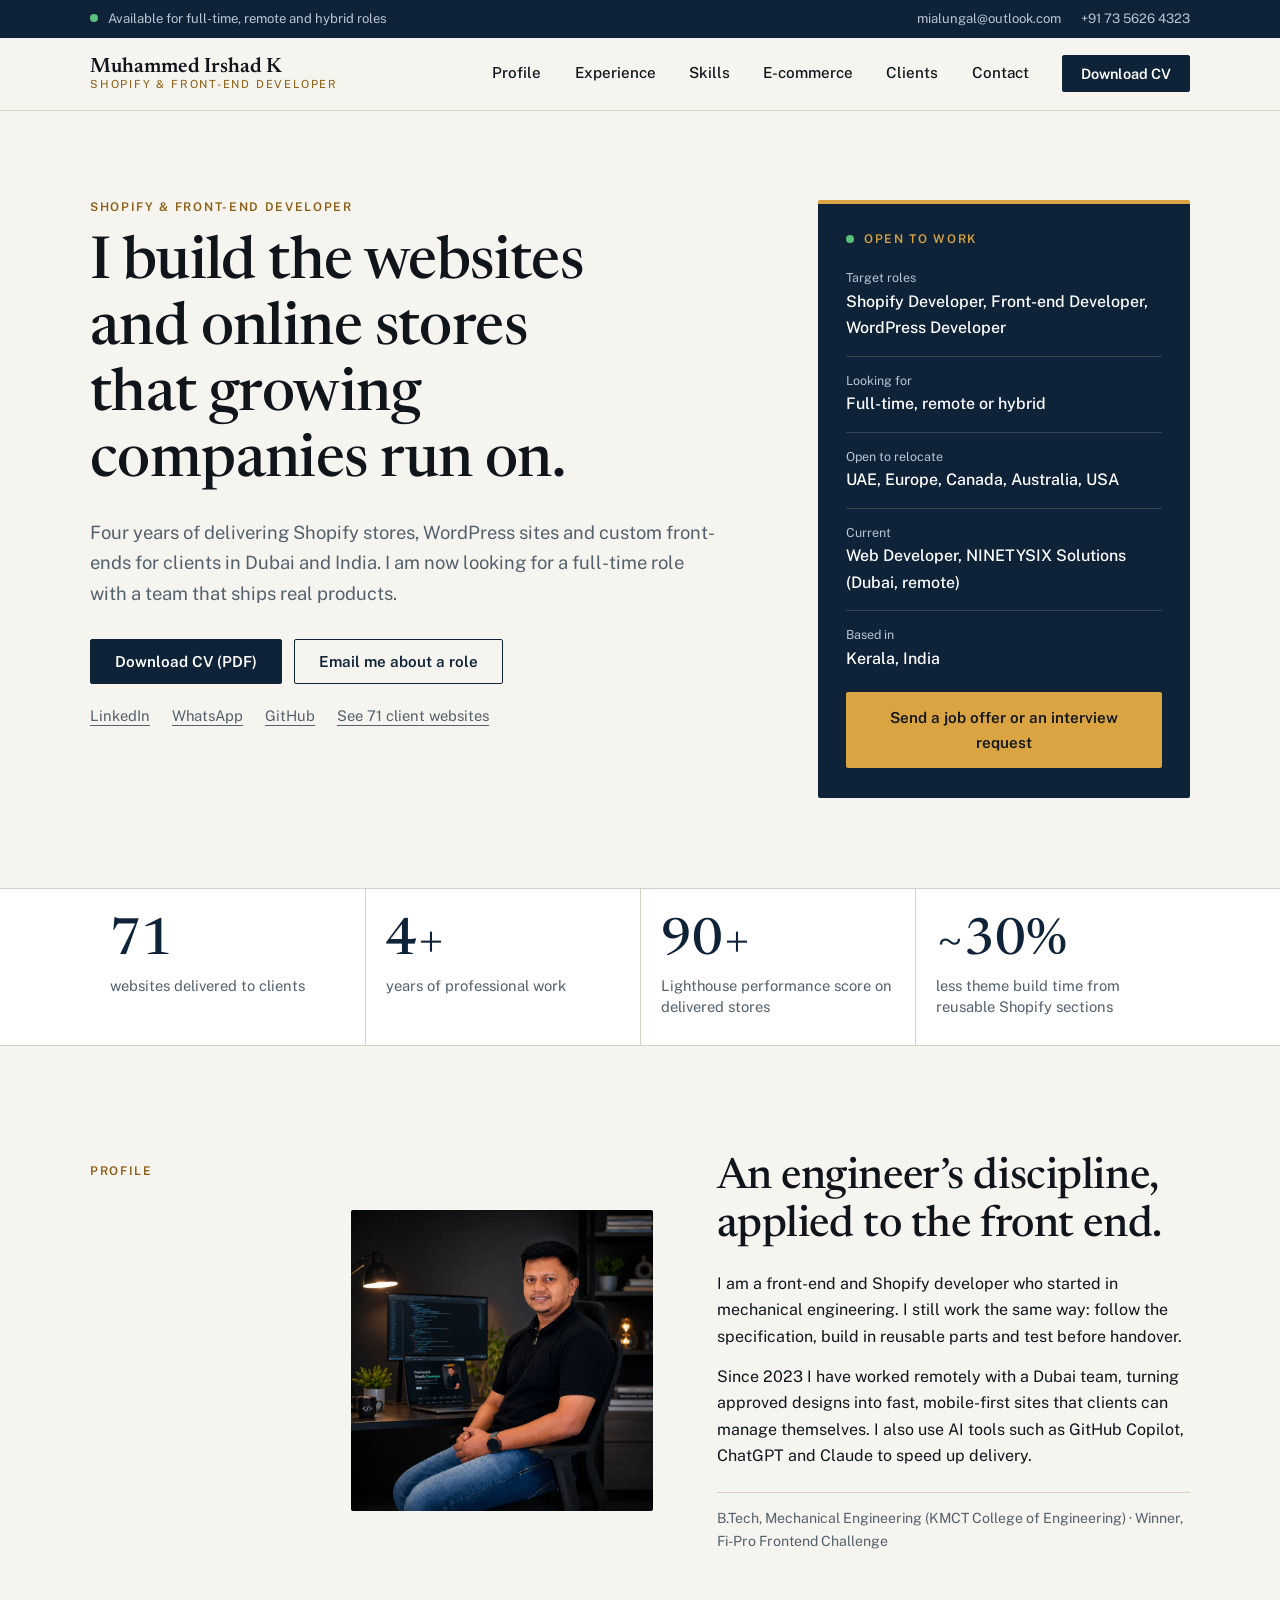
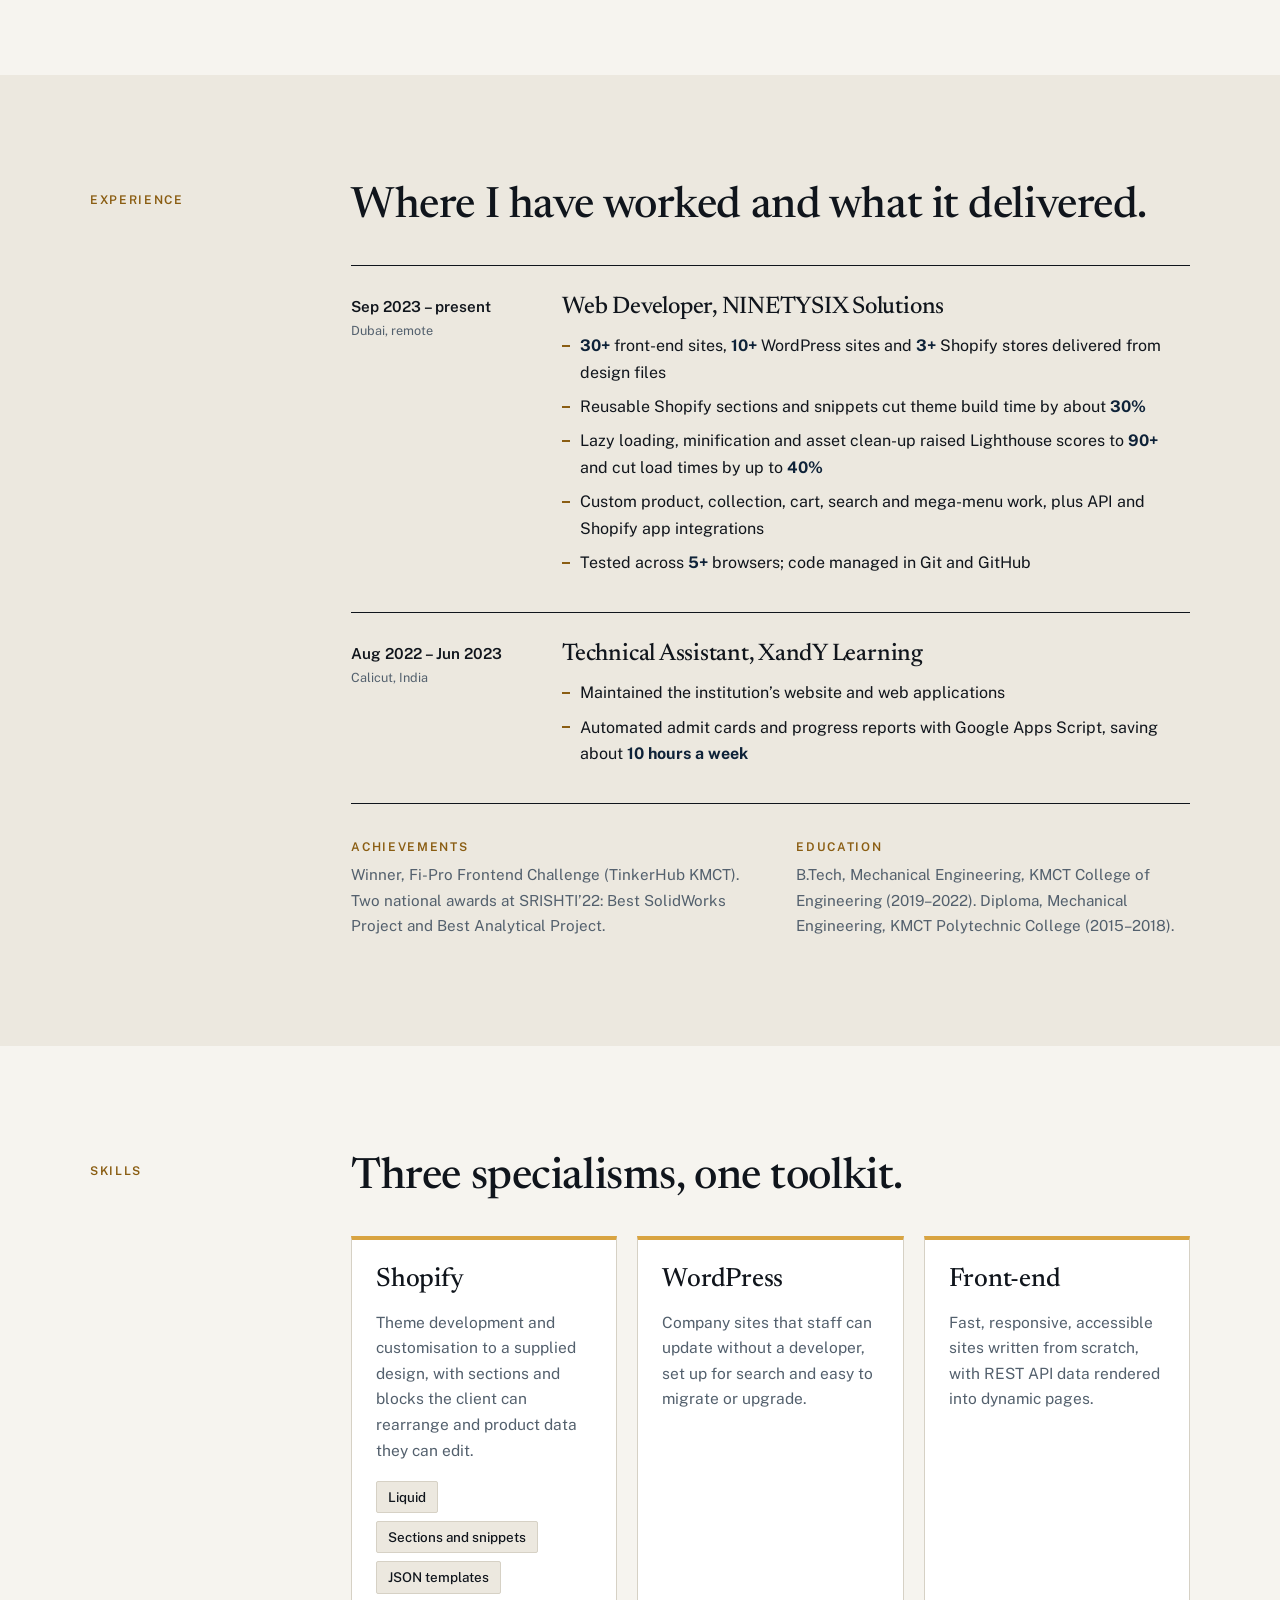
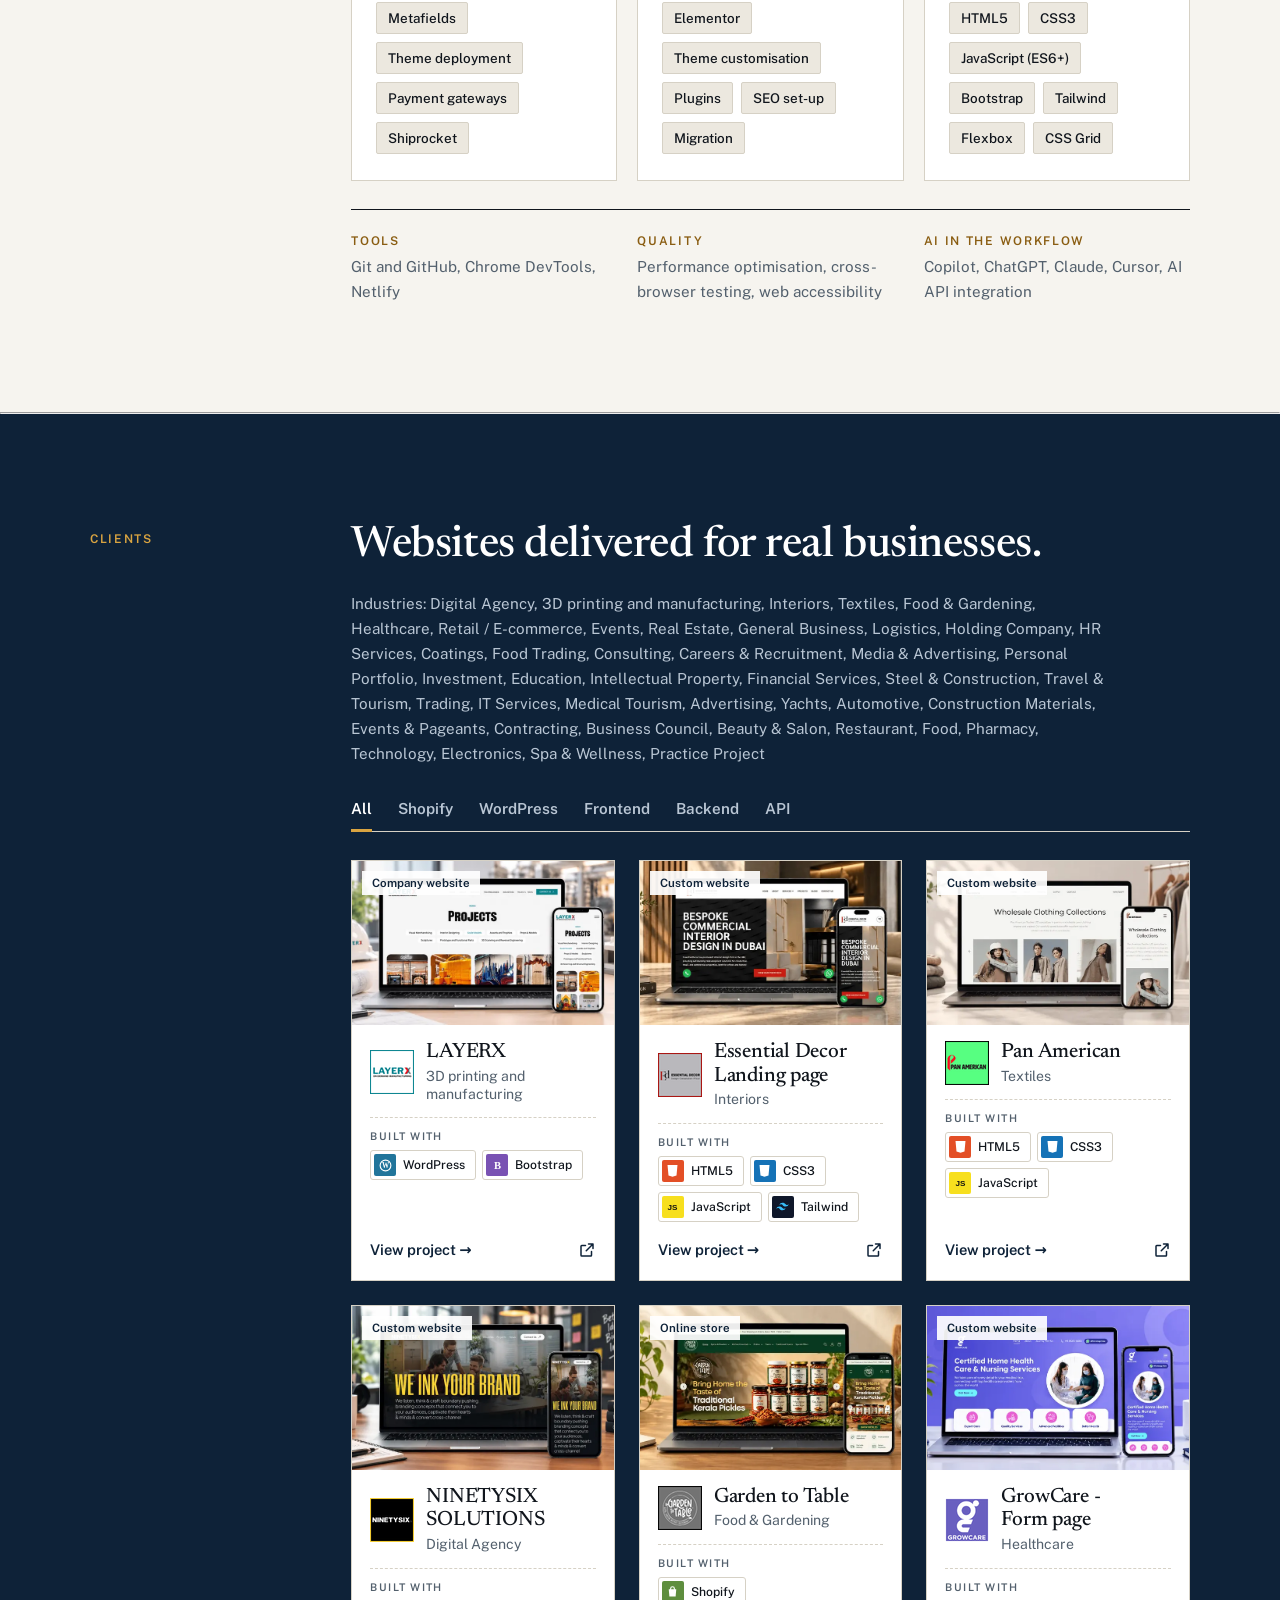
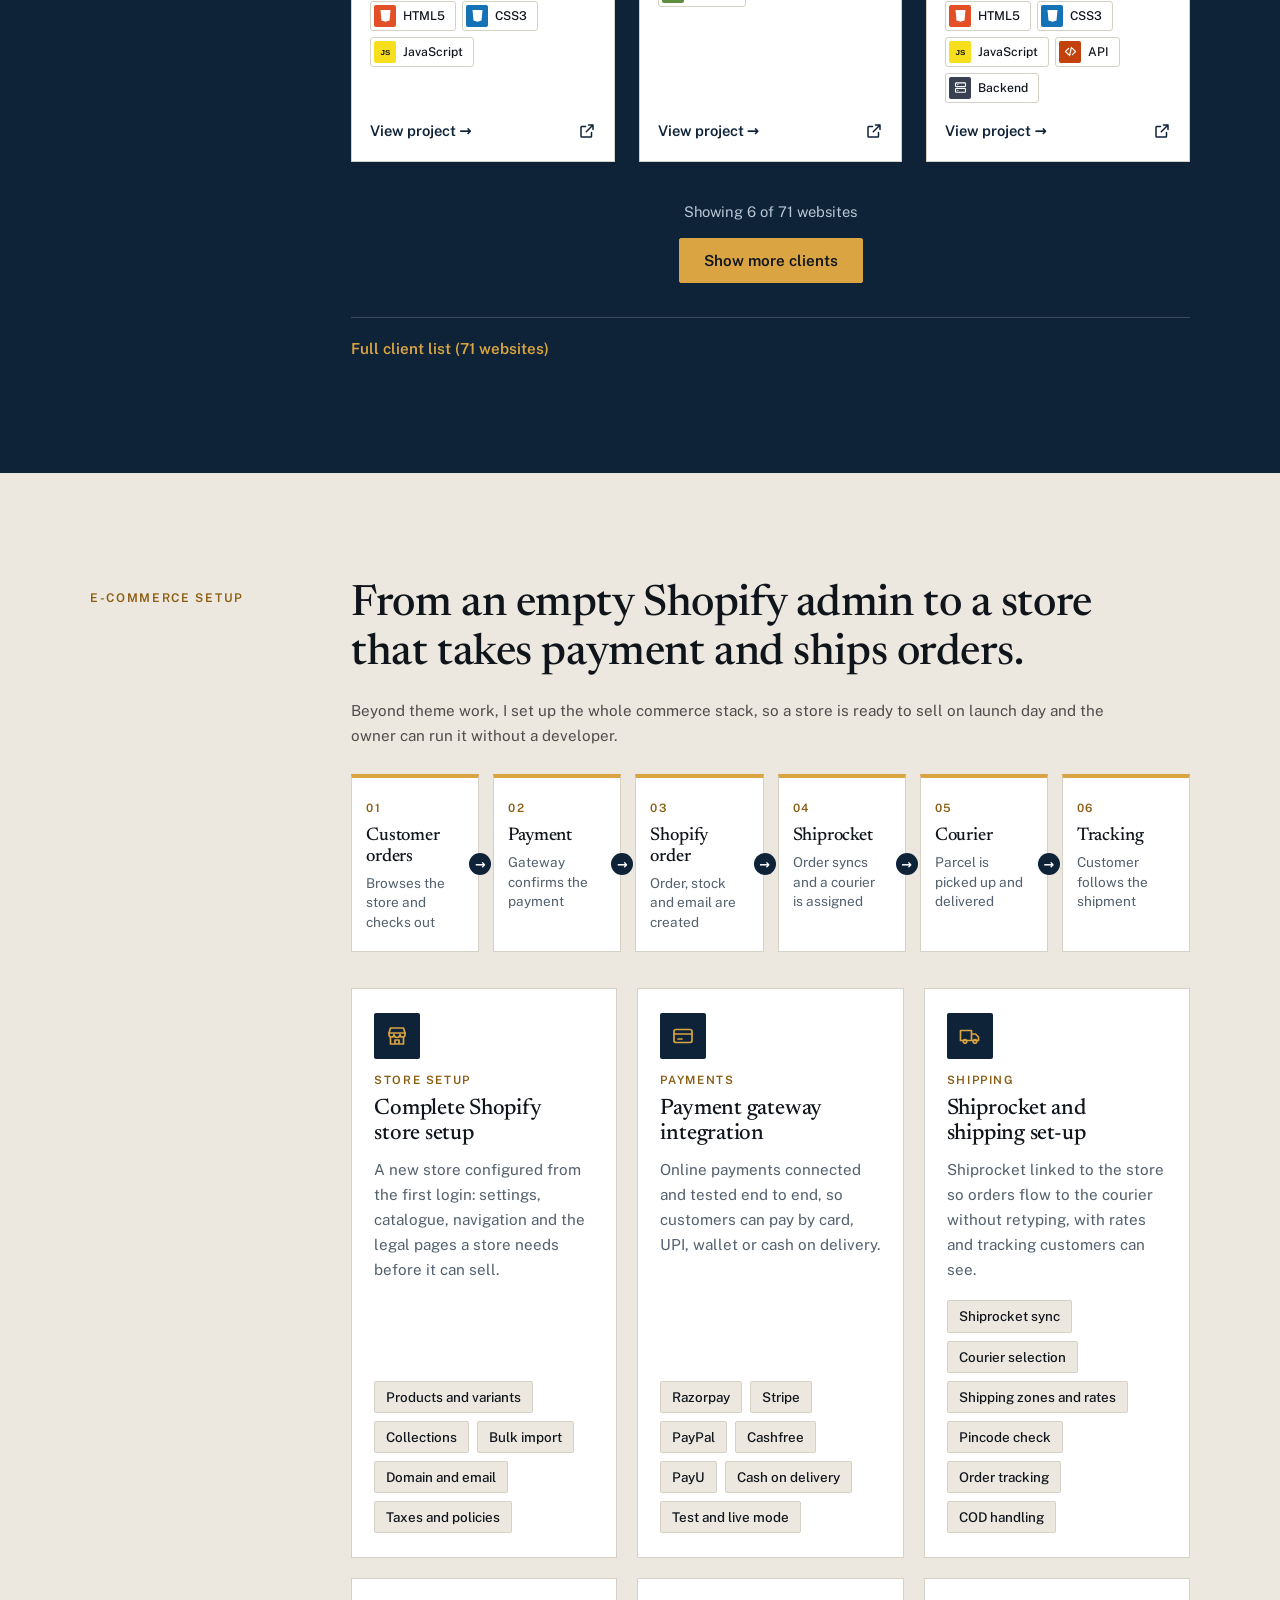
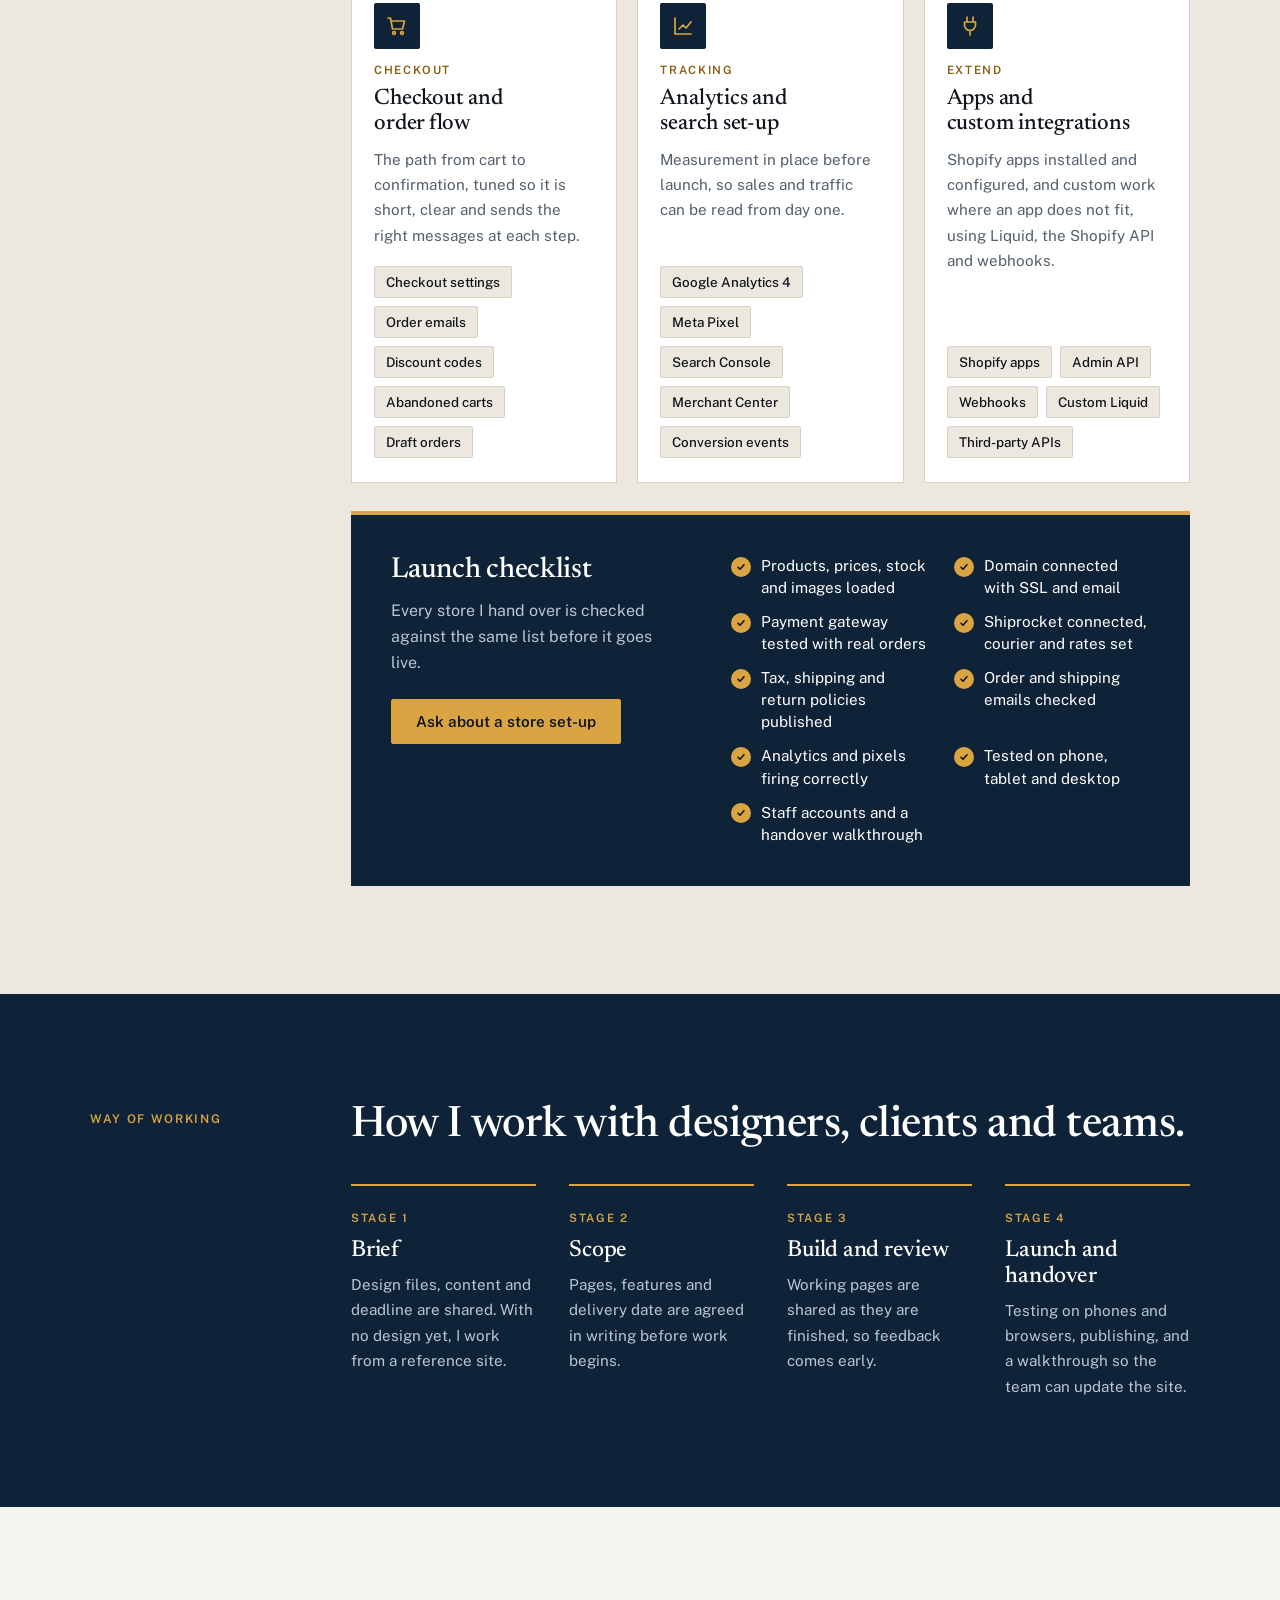
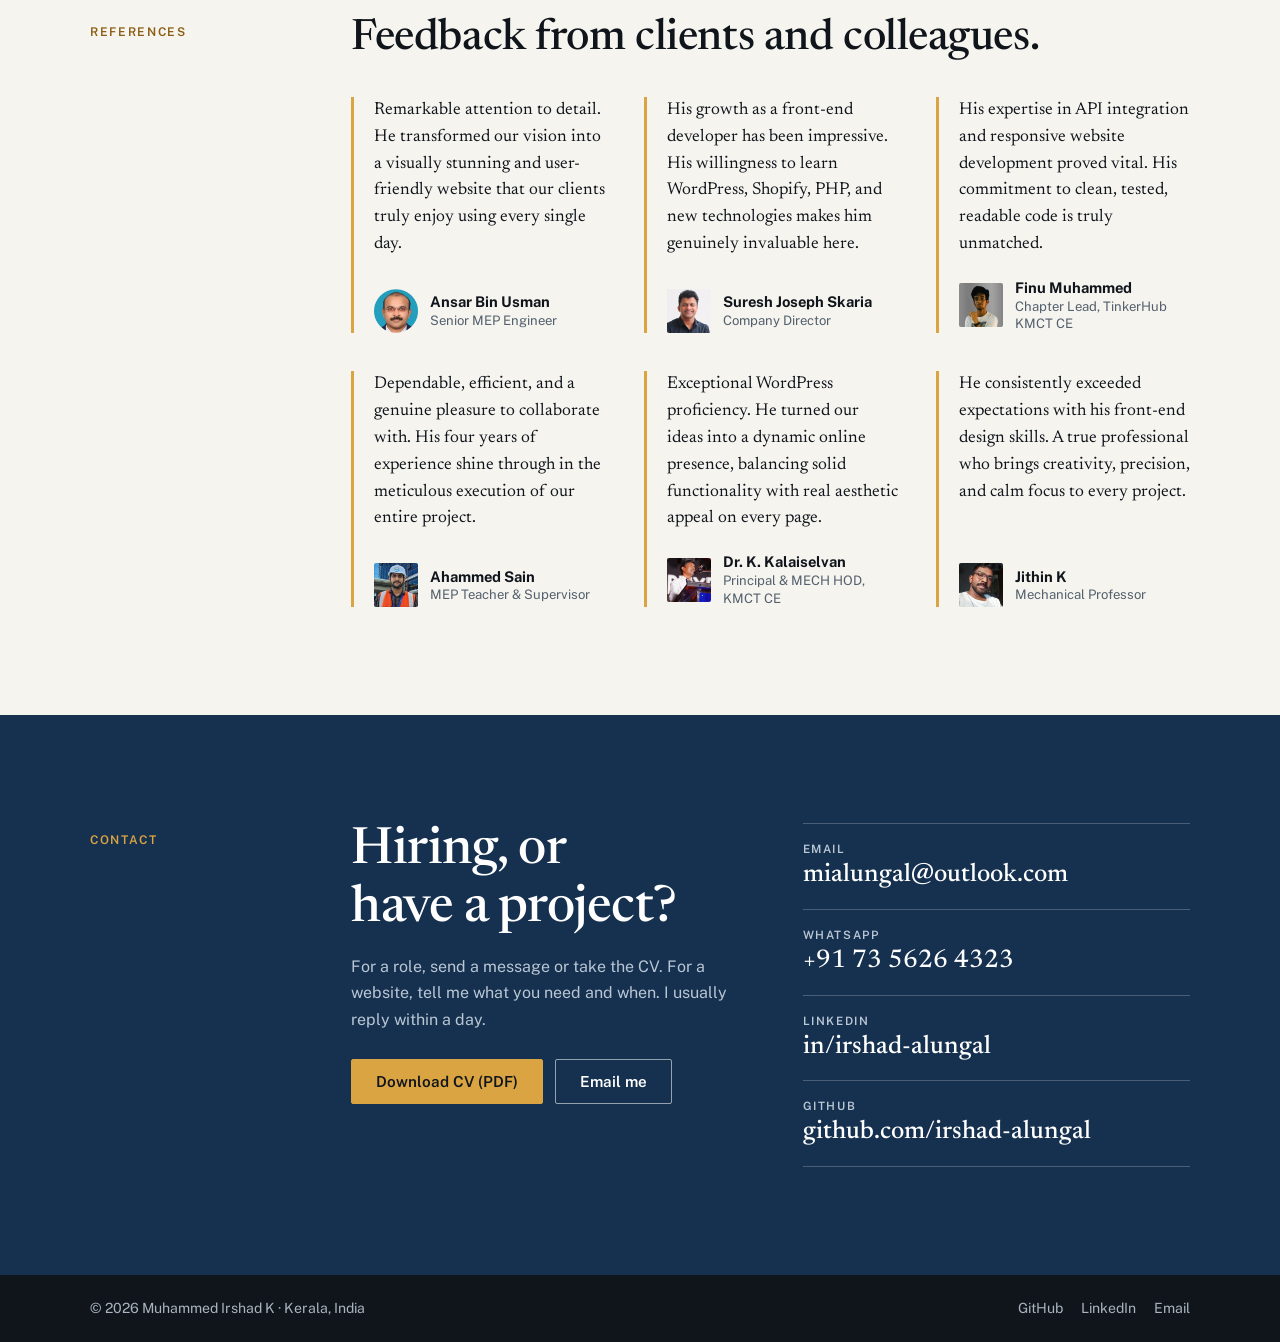
<file: index.html>
<!DOCTYPE html>
<html lang="en" class="no-js">
<head>
<meta charset="UTF-8">
<meta name="viewport" content="width=device-width, initial-scale=1">
<title>Muhammed Irshad K | Shopify, WordPress &amp; Front-end Developer</title>
<meta name="description" content="Shopify, WordPress and front-end developer in Kerala, India. 4+ years building online stores and responsive websites. Open to full-time roles and projects.">
<meta name="author" content="Muhammed Irshad K">
<meta name="robots" content="index, follow, max-image-preview:large">
<link rel="canonical" href="https://irshad-alungal.github.io/">
<meta name="theme-color" content="#0E2238">
<meta name="color-scheme" content="light">
<meta name="format-detection" content="telephone=no">

<meta property="og:type" content="website">
<meta property="og:site_name" content="Muhammed Irshad K">
<meta property="og:locale" content="en_IN">
<meta property="og:url" content="https://irshad-alungal.github.io/">
<meta property="og:title" content="Muhammed Irshad K | Shopify, WordPress &amp; Front-end Developer">
<meta property="og:description" content="Shopify, WordPress and front-end developer with 4+ years' experience and 40+ client websites. Store setup, payment gateways, Shiprocket. Open to full-time roles.">
<meta property="og:image" content="https://irshad-alungal.github.io/assets/img/og-image.jpg">
<meta property="og:image:type" content="image/jpeg">
<meta property="og:image:width" content="1200">
<meta property="og:image:height" content="630">
<meta property="og:image:alt" content="Muhammed Irshad K, Shopify and front-end developer. 4+ years, 40+ websites, open to work.">

<meta name="twitter:card" content="summary_large_image">
<meta name="twitter:title" content="Muhammed Irshad K | Shopify, WordPress &amp; Front-end Developer">
<meta name="twitter:description" content="Shopify, WordPress and front-end developer with 4+ years' experience and 40+ client websites. Store setup, payment gateways, Shiprocket. Open to full-time roles.">
<meta name="twitter:image" content="https://irshad-alungal.github.io/assets/img/og-image.jpg">
<meta name="twitter:image:alt" content="Muhammed Irshad K, Shopify and front-end developer. 4+ years, 40+ websites, open to work.">

<link rel="icon" href="assets/fav/favicon.ico" sizes="any">
<link rel="icon" type="image/png" sizes="32x32" href="assets/fav/favicon-32.png">
<link rel="icon" type="image/png" sizes="16x16" href="assets/fav/favicon-16.png">
<link rel="apple-touch-icon" sizes="180x180" href="assets/fav/apple-touch-icon.png">
<link rel="manifest" href="assets/fav/site.webmanifest">
<script>document.documentElement.className=document.documentElement.className.replace("no-js","js")</script>
<link rel="preconnect" href="https://fonts.googleapis.com">
<link rel="preconnect" href="https://fonts.gstatic.com" crossorigin>
<link rel="stylesheet" href="https://fonts.googleapis.com/css2?family=Newsreader:opsz,wght@6..72,400..600&family=Public+Sans:wght@400..700&display=swap" media="print" onload="this.media='all'">
<noscript><link rel="stylesheet" href="https://fonts.googleapis.com/css2?family=Newsreader:opsz,wght@6..72,400..600&family=Public+Sans:wght@400..700&display=swap"></noscript>
<link rel="stylesheet" href="assets/css/style.css">
</head>
<body>
<a class="skip" href="#top">Skip to main content</a>

<div class="bar"><div class="wrap bar__in">
  <span><i class="dot" aria-hidden="true"></i>Available for full-time, remote and hybrid roles</span>
  <span><a href="mailto:mialungal@outlook.com">mialungal@outlook.com</a><a href="https://wa.me/917356264323">+91 73 5626 4323</a></span>
</div></div>

<header class="header"><div class="wrap header__in">
  <a class="logo" href="#top"><b>Muhammed Irshad K</b><span>Shopify &amp; Front-end Developer</span></a>
  <button class="burger" aria-expanded="false" aria-controls="menu">Menu</button>
  <nav class="menu" id="menu" aria-label="Main">
    <a href="#profile">Profile</a><a href="#experience">Experience</a><a href="#skills">Skills</a><a href="#ecommerce">E-commerce</a><a href="#work">Clients</a><a href="#contact">Contact</a>
    <a href="assets/files/Muhammed_Irshad_CV.pdf" class="btn btn--sm" download>Download CV</a>
  </nav>
</div></header>

<main id="top" tabindex="-1">
<section class="hero"><div class="wrap hero__in">
  <div>
    <p class="label">Shopify &amp; front-end developer</p>
    <h1>I build the websites and online stores that growing companies run on.</h1>
    <p class="hero__lead">Four years of delivering Shopify stores, WordPress sites and custom front-ends for clients in Dubai and India. I am now looking for a full-time role with a team that ships real products.</p>
    <div class="hero__btns">
      <a class="btn" href="assets/files/Muhammed_Irshad_CV.pdf" download>Download CV (PDF)</a>
      <a class="btn btn--ghost" href="mailto:mialungal@outlook.com?subject=Job%20opportunity%20for%20Muhammed%20Irshad">Email me about a role</a>
    </div>
    <p class="hero__alt"><a href="https://www.linkedin.com/in/irshad-alungal/" target="_blank" rel="noopener">LinkedIn</a><a href="https://wa.me/917356264323" target="_blank" rel="noopener">WhatsApp</a><a href="https://github.com/irshad-alungal" target="_blank" rel="noopener">GitHub</a><a href="#work">See <span data-works-count>71</span> client websites</a></p>
  </div>
  <aside class="fact" aria-label="Availability">
    <h2><i class="dot" aria-hidden="true"></i>Open to work</h2>
    <dl>
      <div><dt>Target roles</dt><dd>Shopify Developer, Front-end Developer, WordPress Developer</dd></div>
      <div><dt>Looking for</dt><dd>Full-time, remote or hybrid</dd></div>
      <div><dt>Open to relocate</dt><dd>UAE, Europe, Canada, Australia, USA</dd></div>
      <div><dt>Current</dt><dd>Web Developer, NINETYSIX Solutions (Dubai, remote)</dd></div>
      <div><dt>Based in</dt><dd>Kerala, India</dd></div>
    </dl>
    <a class="fact__cta" href="mailto:mialungal@outlook.com?subject=Job%20opportunity%20for%20Muhammed%20Irshad">Send a job offer or an interview request</a>
  </aside>
</div></section>

<section class="figures" aria-label="Key figures"><ul class="wrap figures__in">
  <li><strong><span data-works-count>71</span></strong>websites delivered to clients</li>
  <li><strong>4+</strong>years of professional work</li>
  <li><strong>90+</strong>Lighthouse performance score on delivered stores</li>
  <li><strong>~30%</strong>less theme build time from reusable Shopify sections</li>
</ul></section>

<section class="sec" id="profile"><div class="wrap sec__in">
  <div class="sec__side"><p class="label">Profile</p></div>
  <div class="profile">
    <img src="assets/img/people/irshad-seated.webp" width="900" height="900" alt="Muhammed Irshad K at his desk" loading="lazy">
    <div>
      <h2>An engineer’s discipline, applied to the front end.</h2>
      <p>I am a front-end and Shopify developer who started in mechanical engineering. I still work the same way: follow the specification, build in reusable parts and test before handover.</p>
      <p>Since 2023 I have worked remotely with a Dubai team, turning approved designs into fast, mobile-first sites that clients can manage themselves. I also use AI tools such as GitHub Copilot, ChatGPT and Claude to speed up delivery.</p>
      <p class="note">B.Tech, Mechanical Engineering (KMCT College of Engineering) · Winner, Fi-Pro Frontend Challenge</p>
    </div>
  </div>
</div></section>

<section class="sec sec--alt" id="experience"><div class="wrap sec__in">
  <div class="sec__side"><p class="label">Experience</p></div>
  <div>
    <h2>Where I have worked and what it delivered.</h2>
    <div class="jobs">
      <article>
        <p class="when">Sep 2023 – present<small>Dubai, remote</small></p>
        <div>
          <h3>Web Developer, NINETYSIX Solutions</h3>
          <ul class="results">
            <li><b>30+</b> front-end sites, <b>10+</b> WordPress sites and <b>3+</b> Shopify stores delivered from design files</li>
            <li>Reusable Shopify sections and snippets cut theme build time by about <b>30%</b></li>
            <li>Lazy loading, minification and asset clean-up raised Lighthouse scores to <b>90+</b> and cut load times by up to <b>40%</b></li>
            <li>Custom product, collection, cart, search and mega-menu work, plus API and Shopify app integrations</li>
            <li>Tested across <b>5+</b> browsers; code managed in Git and GitHub</li>
          </ul>
        </div>
      </article>
      <article>
        <p class="when">Aug 2022 – Jun 2023<small>Calicut, India</small></p>
        <div>
          <h3>Technical Assistant, XandY Learning</h3>
          <ul class="results">
            <li>Maintained the institution’s website and web applications</li>
            <li>Automated admit cards and progress reports with Google Apps Script, saving about <b>10 hours a week</b></li>
          </ul>
        </div>
      </article>
    </div>
    <div class="edu">
      <div><h3>Achievements</h3><p>Winner, Fi-Pro Frontend Challenge (TinkerHub KMCT). Two national awards at SRISHTI’22: Best SolidWorks Project and Best Analytical Project.</p></div>
      <div><h3>Education</h3><p>B.Tech, Mechanical Engineering, KMCT College of Engineering (2019–2022). Diploma, Mechanical Engineering, KMCT Polytechnic College (2015–2018).</p></div>
    </div>
  </div>
</div></section>

<section class="sec" id="skills"><div class="wrap sec__in">
  <div class="sec__side"><p class="label">Skills</p></div>
  <div>
    <h2>Three specialisms, one toolkit.</h2>
    <div class="skills">
      <article class="skill">
        <h3>Shopify</h3>
        <p>Theme development and customisation to a supplied design, with sections and blocks the client can rearrange and product data they can edit.</p>
        <ul class="chips" aria-label="Shopify stack"><li>Liquid</li><li>Sections and snippets</li><li>JSON templates</li><li>Metafields</li><li>Theme deployment</li><li>Payment gateways</li><li>Shiprocket</li></ul>
      </article>
      <article class="skill">
        <h3>WordPress</h3>
        <p>Company sites that staff can update without a developer, set up for search and easy to migrate or upgrade.</p>
        <ul class="chips" aria-label="WordPress stack"><li>Elementor</li><li>Theme customisation</li><li>Plugins</li><li>SEO set-up</li><li>Migration</li></ul>
      </article>
      <article class="skill">
        <h3>Front-end</h3>
        <p>Fast, responsive, accessible sites written from scratch, with REST API data rendered into dynamic pages.</p>
        <ul class="chips" aria-label="Front-end stack"><li>HTML5</li><li>CSS3</li><li>JavaScript (ES6+)</li><li>Bootstrap</li><li>Tailwind</li><li>Flexbox</li><li>CSS Grid</li></ul>
      </article>
    </div>
    <div class="toolbox">
      <div><h3>Tools</h3><p>Git and GitHub, Chrome DevTools, Netlify</p></div>
      <div><h3>Quality</h3><p>Performance optimisation, cross-browser testing, web accessibility</p></div>
      <div><h3>AI in the workflow</h3><p>Copilot, ChatGPT, Claude, Cursor, AI API integration</p></div>
    </div>
  </div>
</div></section>
<hr>
<section class="sec sec--dark" id="work"><div class="wrap sec__in">
  <div class="sec__side"><p class="label">Clients</p></div>
  <div>
    <h2>Websites delivered for real businesses.</h2>
    <p class="lead2">Industries: <span id="sectors">Digital Agency, 3D printing and manufacturing, Interiors, Textiles, Food &amp; Gardening, Healthcare, Retail / E-commerce, Events, Real Estate, General Business, Logistics, Holding Company, HR Services, Coatings, Food Trading, Consulting, Careers &amp; Recruitment, Media &amp; Advertising, Personal Portfolio, Investment, Education, Intellectual Property, Financial Services, Steel &amp; Construction, Travel &amp; Tourism, Trading, IT Services, Medical Tourism, Advertising, Yachts, Automotive, Construction Materials, Events &amp; Pageants, Contracting, Business Council, Beauty &amp; Salon, Restaurant, Food, Pharmacy, Technology, Electronics, Spa &amp; Wellness, Practice Project</span></p>
    <div class="tabs" role="group" aria-label="Filter by service">
      <button class="tab is-on" data-filter="all" aria-pressed="true">All</button>
      <button class="tab" data-filter="shopify" aria-pressed="false">Shopify</button>
      <button class="tab" data-filter="wordpress" aria-pressed="false">WordPress</button>
      <button class="tab" data-filter="frontend" aria-pressed="false">Frontend</button>
      <button class="tab" data-filter="backend" aria-pressed="false">Backend</button>
      <button class="tab" data-filter="api" aria-pressed="false">API</button>
    </div>
    <ul class="works" id="works" data-prerendered><!-- prerender:works -->
<li class="work work--wordpress"><div class="work__stage"><span class="work__badge">Company website</span><img class="work__cover" src="assets/img/work/layerx.webp" alt="Screenshot of the LAYERX website" width="800" height="500" loading="lazy" decoding="async"></div><div class="work__body"><div class="work__brand"><img class="work__logo work__logo--mono" src="assets/img/logos/layerx-landing-page.png" alt="LAYERX logo" width="44" height="44" loading="lazy" decoding="async"><div><h3 class="work__name"><a href="https://layerx-3d.com/projects" target="_blank" rel="noopener">LAYERX<span class="sr"> (opens the website in a new tab)</span></a></h3><p class="work__sector">3D printing and manufacturing</p></div></div><div class="work__tech"><span class="work__tech-label">Built with</span><ul class="tech"><li class="tech__item" title="WordPress"><span class="tech__ic tech__ic--wp" aria-hidden="true"><svg viewBox="0 0 24 24" focusable="false"><circle cx="12" cy="12" r="8.6" fill="none" stroke="currentColor" stroke-width="1.8"/><text x="12" y="16.2" text-anchor="middle" font-family="Georgia,serif" font-weight="700" font-size="11.5" fill="currentColor">W</text></svg></span>WordPress</li><li class="tech__item" title="Bootstrap"><span class="tech__ic tech__ic--bootstrap" aria-hidden="true"><svg viewBox="0 0 24 24" focusable="false"><text x="12" y="18" text-anchor="middle" font-family="Georgia,serif" font-weight="700" font-size="17" fill="currentColor">B</text></svg></span>Bootstrap</li></ul></div><p class="work__go" aria-hidden="true"><span>View project</span><svg viewBox="0 0 24 24" width="18" height="18" fill="none" stroke="currentColor" stroke-width="2" stroke-linecap="round" stroke-linejoin="round"><path d="M14 4h6v6M20 4l-9 9M18 14v5a1 1 0 0 1-1 1H5a1 1 0 0 1-1-1V7a1 1 0 0 1 1-1h5"/></svg></p></div></li>
<li class="work work--frontend"><div class="work__stage"><span class="work__badge">Custom website</span><img class="work__cover" src="assets/img/work/essential-decor-landing-page.webp" alt="Screenshot of the Essential Decor Landing page website" width="800" height="500" loading="lazy" decoding="async"></div><div class="work__body"><div class="work__brand"><img class="work__logo work__logo--mono" src="assets/img/logos/essential-decor-landing-page.png" alt="Essential Decor Landing page logo" width="44" height="44" loading="lazy" decoding="async"><div><h3 class="work__name"><a href="https://www.essentialsfnd.com/commercial-design.html" target="_blank" rel="noopener">Essential Decor Landing page<span class="sr"> (opens the website in a new tab)</span></a></h3><p class="work__sector">Interiors</p></div></div><div class="work__tech"><span class="work__tech-label">Built with</span><ul class="tech"><li class="tech__item" title="HTML5"><span class="tech__ic tech__ic--html" aria-hidden="true"><svg viewBox="0 0 24 24" focusable="false"><path d="M4 3l1.6 17L12 22l6.4-2L20 3z" fill="currentColor"/><text x="12" y="16.5" text-anchor="middle" font-family="Arial,Helvetica,sans-serif" font-weight="700" font-size="12" fill="#fff">5</text></svg></span>HTML5</li><li class="tech__item" title="CSS3"><span class="tech__ic tech__ic--css" aria-hidden="true"><svg viewBox="0 0 24 24" focusable="false"><path d="M4 3l1.6 17L12 22l6.4-2L20 3z" fill="currentColor"/><text x="12" y="16.5" text-anchor="middle" font-family="Arial,Helvetica,sans-serif" font-weight="700" font-size="12" fill="#fff">3</text></svg></span>CSS3</li><li class="tech__item" title="JavaScript"><span class="tech__ic tech__ic--js" aria-hidden="true"><svg viewBox="0 0 24 24" focusable="false"><text x="12" y="17" text-anchor="middle" font-family="Arial,Helvetica,sans-serif" font-weight="800" font-size="13" fill="currentColor">JS</text></svg></span>JavaScript</li><li class="tech__item" title="Tailwind"><span class="tech__ic tech__ic--tailwind" aria-hidden="true"><svg viewBox="0 0 24 24" focusable="false"><path fill="currentColor" d="M12 6c-2.67 0-4.33 1.33-5 4 1-1.33 2.17-1.83 3.5-1.5.76.19 1.31.74 1.91 1.35C13.39 10.85 14.52 12 17 12c2.67 0 4.33-1.33 5-4-1 1.33-2.17 1.83-3.5 1.5-.76-.19-1.31-.74-1.91-1.35C15.61 7.15 14.48 6 12 6zM7 12c-2.67 0-4.33 1.33-5 4 1-1.33 2.17-1.83 3.5-1.5.76.19 1.31.74 1.91 1.35C8.39 16.85 9.52 18 12 18c2.67 0 4.33-1.33 5-4-1 1.33-2.17 1.83-3.5 1.5-.76-.19-1.31-.74-1.91-1.35C10.61 13.15 9.48 12 7 12z"/></svg></span>Tailwind</li></ul></div><p class="work__go" aria-hidden="true"><span>View project</span><svg viewBox="0 0 24 24" width="18" height="18" fill="none" stroke="currentColor" stroke-width="2" stroke-linecap="round" stroke-linejoin="round"><path d="M14 4h6v6M20 4l-9 9M18 14v5a1 1 0 0 1-1 1H5a1 1 0 0 1-1-1V7a1 1 0 0 1 1-1h5"/></svg></p></div></li>
<li class="work work--frontend"><div class="work__stage"><span class="work__badge">Custom website</span><img class="work__cover" src="assets/img/work/pan-american.webp" alt="Screenshot of the Pan American website" width="800" height="500" loading="lazy" decoding="async"></div><div class="work__body"><div class="work__brand"><img class="work__logo work__logo--mono" src="assets/img/logos/pan-american.png" alt="Pan American logo" width="44" height="44" loading="lazy" decoding="async"><div><h3 class="work__name"><a href="https://panamericantex.com/" target="_blank" rel="noopener">Pan American<span class="sr"> (opens the website in a new tab)</span></a></h3><p class="work__sector">Textiles</p></div></div><div class="work__tech"><span class="work__tech-label">Built with</span><ul class="tech"><li class="tech__item" title="HTML5"><span class="tech__ic tech__ic--html" aria-hidden="true"><svg viewBox="0 0 24 24" focusable="false"><path d="M4 3l1.6 17L12 22l6.4-2L20 3z" fill="currentColor"/><text x="12" y="16.5" text-anchor="middle" font-family="Arial,Helvetica,sans-serif" font-weight="700" font-size="12" fill="#fff">5</text></svg></span>HTML5</li><li class="tech__item" title="CSS3"><span class="tech__ic tech__ic--css" aria-hidden="true"><svg viewBox="0 0 24 24" focusable="false"><path d="M4 3l1.6 17L12 22l6.4-2L20 3z" fill="currentColor"/><text x="12" y="16.5" text-anchor="middle" font-family="Arial,Helvetica,sans-serif" font-weight="700" font-size="12" fill="#fff">3</text></svg></span>CSS3</li><li class="tech__item" title="JavaScript"><span class="tech__ic tech__ic--js" aria-hidden="true"><svg viewBox="0 0 24 24" focusable="false"><text x="12" y="17" text-anchor="middle" font-family="Arial,Helvetica,sans-serif" font-weight="800" font-size="13" fill="currentColor">JS</text></svg></span>JavaScript</li></ul></div><p class="work__go" aria-hidden="true"><span>View project</span><svg viewBox="0 0 24 24" width="18" height="18" fill="none" stroke="currentColor" stroke-width="2" stroke-linecap="round" stroke-linejoin="round"><path d="M14 4h6v6M20 4l-9 9M18 14v5a1 1 0 0 1-1 1H5a1 1 0 0 1-1-1V7a1 1 0 0 1 1-1h5"/></svg></p></div></li>
<li class="work work--frontend"><div class="work__stage"><span class="work__badge">Custom website</span><img class="work__cover" src="assets/img/work/ninetysix-solutions.webp" alt="Screenshot of the NINETYSIX SOLUTIONS website" width="800" height="500" loading="lazy" decoding="async"></div><div class="work__body"><div class="work__brand"><img class="work__logo work__logo--mono" src="assets/img/logos/ninetysix-solutions.png" alt="NINETYSIX SOLUTIONS logo" width="44" height="44" loading="lazy" decoding="async"><div><h3 class="work__name"><a href="https://www.ninetysixsolutions.com/" target="_blank" rel="noopener">NINETYSIX SOLUTIONS<span class="sr"> (opens the website in a new tab)</span></a></h3><p class="work__sector">Digital Agency</p></div></div><div class="work__tech"><span class="work__tech-label">Built with</span><ul class="tech"><li class="tech__item" title="HTML5"><span class="tech__ic tech__ic--html" aria-hidden="true"><svg viewBox="0 0 24 24" focusable="false"><path d="M4 3l1.6 17L12 22l6.4-2L20 3z" fill="currentColor"/><text x="12" y="16.5" text-anchor="middle" font-family="Arial,Helvetica,sans-serif" font-weight="700" font-size="12" fill="#fff">5</text></svg></span>HTML5</li><li class="tech__item" title="CSS3"><span class="tech__ic tech__ic--css" aria-hidden="true"><svg viewBox="0 0 24 24" focusable="false"><path d="M4 3l1.6 17L12 22l6.4-2L20 3z" fill="currentColor"/><text x="12" y="16.5" text-anchor="middle" font-family="Arial,Helvetica,sans-serif" font-weight="700" font-size="12" fill="#fff">3</text></svg></span>CSS3</li><li class="tech__item" title="JavaScript"><span class="tech__ic tech__ic--js" aria-hidden="true"><svg viewBox="0 0 24 24" focusable="false"><text x="12" y="17" text-anchor="middle" font-family="Arial,Helvetica,sans-serif" font-weight="800" font-size="13" fill="currentColor">JS</text></svg></span>JavaScript</li></ul></div><p class="work__go" aria-hidden="true"><span>View project</span><svg viewBox="0 0 24 24" width="18" height="18" fill="none" stroke="currentColor" stroke-width="2" stroke-linecap="round" stroke-linejoin="round"><path d="M14 4h6v6M20 4l-9 9M18 14v5a1 1 0 0 1-1 1H5a1 1 0 0 1-1-1V7a1 1 0 0 1 1-1h5"/></svg></p></div></li>
<li class="work work--shopify"><div class="work__stage"><span class="work__badge">Online store</span><img class="work__cover" src="assets/img/work/garden-to-table.webp" alt="Screenshot of the Garden to Table website" width="800" height="500" loading="lazy" decoding="async"></div><div class="work__body"><div class="work__brand"><img class="work__logo work__logo--mono" src="assets/img/logos/garden-to-table.png" alt="Garden to Table logo" width="44" height="44" loading="lazy" decoding="async"><div><h3 class="work__name"><a href="https://gardentotable.in/" target="_blank" rel="noopener">Garden to Table<span class="sr"> (opens the website in a new tab)</span></a></h3><p class="work__sector">Food &amp; Gardening</p></div></div><div class="work__tech"><span class="work__tech-label">Built with</span><ul class="tech"><li class="tech__item" title="Shopify"><span class="tech__ic tech__ic--shopify" aria-hidden="true"><svg viewBox="0 0 24 24" focusable="false"><path d="M6 8.5h12l-1 11.5H7z" fill="currentColor"/><path d="M9 8.5V7.4a3 3 0 0 1 6 0v1.1" fill="none" stroke="currentColor" stroke-width="1.8" stroke-linecap="round"/></svg></span>Shopify</li></ul></div><p class="work__go" aria-hidden="true"><span>View project</span><svg viewBox="0 0 24 24" width="18" height="18" fill="none" stroke="currentColor" stroke-width="2" stroke-linecap="round" stroke-linejoin="round"><path d="M14 4h6v6M20 4l-9 9M18 14v5a1 1 0 0 1-1 1H5a1 1 0 0 1-1-1V7a1 1 0 0 1 1-1h5"/></svg></p></div></li>
<li class="work work--frontend"><div class="work__stage"><span class="work__badge">Custom website</span><img class="work__cover" src="assets/img/work/growcare.webp" alt="Screenshot of the GrowCare - Form page website" width="800" height="500" loading="lazy" decoding="async"></div><div class="work__body"><div class="work__brand"><img class="work__logo work__logo--mono" src="assets/img/logos/growcare.png" alt="GrowCare - Form page logo" width="44" height="44" loading="lazy" decoding="async"><div><h3 class="work__name"><a href="https://growcare.in/forms/physio" target="_blank" rel="noopener">GrowCare - Form page<span class="sr"> (opens the website in a new tab)</span></a></h3><p class="work__sector">Healthcare</p></div></div><div class="work__tech"><span class="work__tech-label">Built with</span><ul class="tech"><li class="tech__item" title="HTML5"><span class="tech__ic tech__ic--html" aria-hidden="true"><svg viewBox="0 0 24 24" focusable="false"><path d="M4 3l1.6 17L12 22l6.4-2L20 3z" fill="currentColor"/><text x="12" y="16.5" text-anchor="middle" font-family="Arial,Helvetica,sans-serif" font-weight="700" font-size="12" fill="#fff">5</text></svg></span>HTML5</li><li class="tech__item" title="CSS3"><span class="tech__ic tech__ic--css" aria-hidden="true"><svg viewBox="0 0 24 24" focusable="false"><path d="M4 3l1.6 17L12 22l6.4-2L20 3z" fill="currentColor"/><text x="12" y="16.5" text-anchor="middle" font-family="Arial,Helvetica,sans-serif" font-weight="700" font-size="12" fill="#fff">3</text></svg></span>CSS3</li><li class="tech__item" title="JavaScript"><span class="tech__ic tech__ic--js" aria-hidden="true"><svg viewBox="0 0 24 24" focusable="false"><text x="12" y="17" text-anchor="middle" font-family="Arial,Helvetica,sans-serif" font-weight="800" font-size="13" fill="currentColor">JS</text></svg></span>JavaScript</li><li class="tech__item" title="API"><span class="tech__ic tech__ic--api" aria-hidden="true"><svg viewBox="0 0 24 24" focusable="false"><path d="M9 7l-5 5 5 5M15 7l5 5-5 5M13.5 5.5l-3 13" fill="none" stroke="currentColor" stroke-width="2" stroke-linecap="round" stroke-linejoin="round"/></svg></span>API</li><li class="tech__item" title="Backend"><span class="tech__ic tech__ic--backend" aria-hidden="true"><svg viewBox="0 0 24 24" focusable="false"><rect x="4" y="4.5" width="16" height="6" rx="1.2" fill="none" stroke="currentColor" stroke-width="1.8"/><rect x="4" y="13.5" width="16" height="6" rx="1.2" fill="none" stroke="currentColor" stroke-width="1.8"/><circle cx="7.6" cy="7.5" r="1" fill="currentColor"/><circle cx="7.6" cy="16.5" r="1" fill="currentColor"/></svg></span>Backend</li></ul></div><p class="work__go" aria-hidden="true"><span>View project</span><svg viewBox="0 0 24 24" width="18" height="18" fill="none" stroke="currentColor" stroke-width="2" stroke-linecap="round" stroke-linejoin="round"><path d="M14 4h6v6M20 4l-9 9M18 14v5a1 1 0 0 1-1 1H5a1 1 0 0 1-1-1V7a1 1 0 0 1 1-1h5"/></svg></p></div></li>
<!-- /prerender:works --></ul>
    <div class="more">
      <p class="more__status" id="workStatus" role="status">Showing 6 of 71 websites</p>
      <button class="btn btn--gold" id="showMore" type="button">Show more clients</button>
      <button class="btn btn--ghost-dk" id="showLess" type="button" hidden>Show fewer</button>
    </div>
    <!-- prerender:clients -->
<details class="allclients" id="all-clients">
<summary>Full client list (71 websites)</summary>
<ul class="allclients__list">
<li><a href="https://layerx-3d.com/projects" target="_blank" rel="noopener">LAYERX<span class="sr"> (opens the website in a new tab)</span></a><span class="allclients__meta">3D printing and manufacturing · WordPress company website</span><span class="allclients__desc">Company website for a 3D printing and manufacturing business, covering services, industries and project showcases.</span></li>
<li><a href="https://www.essentialsfnd.com/commercial-design.html" target="_blank" rel="noopener">Essential Decor Landing page<span class="sr"> (opens the website in a new tab)</span></a><span class="allclients__meta">Interiors · Custom-coded website</span><span class="allclients__desc">Conversion-focused landing page for commercial interior design, with project highlights, testimonials and one-tap call and WhatsApp buttons.</span></li>
<li><a href="https://panamericantex.com/" target="_blank" rel="noopener">Pan American<span class="sr"> (opens the website in a new tab)</span></a><span class="allclients__meta">Textiles · Custom-coded website</span><span class="allclients__desc">Hand-coded wholesale website for a textiles business, with clothing collections presented in a clean, catalogue-style layout.</span></li>
<li><a href="https://www.ninetysixsolutions.com/" target="_blank" rel="noopener">NINETYSIX SOLUTIONS<span class="sr"> (opens the website in a new tab)</span></a><span class="allclients__meta">Digital Agency · Custom-coded website</span><span class="allclients__desc">Company website for a digital agency, with service and case-study pages, full SEO metadata and optimised CDN images.</span></li>
<li><a href="https://gardentotable.in/" target="_blank" rel="noopener">Garden to Table<span class="sr"> (opens the website in a new tab)</span></a><span class="allclients__meta">Food &amp; Gardening · Shopify online store</span><span class="allclients__desc">Shopify online store built from scratch, covering theme setup, product and collection pages and the checkout journey.</span></li>
<li><a href="https://growcare.in/forms/physio" target="_blank" rel="noopener">GrowCare - Form page<span class="sr"> (opens the website in a new tab)</span></a><span class="allclients__meta">Healthcare · Custom-coded website</span><span class="allclients__desc">Form page connected to an API and backend, handling validated submissions for a healthcare client.</span></li>
<li><a href="https://www.holidayjoyby.com/" target="_blank" rel="noopener">Joy By<span class="sr"> (opens the website in a new tab)</span></a><span class="allclients__meta">Retail / E-commerce · Shopify online store</span><span class="allclients__desc">Shopify online store rebuilt with a refreshed theme that the client can manage on their own.</span></li>
<li><a href="https://superlative-choux-0f4d54.netlify.app/" target="_blank" rel="noopener">LAYERX Landing page<span class="sr"> (opens the website in a new tab)</span></a><span class="allclients__meta">3D printing and manufacturing · Custom-coded website</span><span class="allclients__desc">Lead-generation landing page for a 3D printing service, with key stats, client logos, a project gallery, FAQ and quick-contact buttons.</span></li>
<li><a href="https://www.icecubeevents.com/blogs" target="_blank" rel="noopener">Icecube Events<span class="sr"> (opens the website in a new tab)</span></a><span class="allclients__meta">Events · WordPress company website</span><span class="allclients__desc">WordPress website for an events company, with content pulled in through an API.</span></li>
<li><a href="https://www.alshibanirealestate.com/" target="_blank" rel="noopener">AL Shibani Realestate<span class="sr"> (opens the website in a new tab)</span></a><span class="allclients__meta">Real Estate · Custom-coded website</span><span class="allclients__desc">Responsive Bootstrap website for a client in real estate.</span></li>
<li><a href="https://alshaininternational.com/" target="_blank" rel="noopener">Al Shain<span class="sr"> (opens the website in a new tab)</span></a><span class="allclients__meta">General Business · Custom-coded website</span><span class="allclients__desc">Responsive Bootstrap website.</span></li>
<li><a href="https://www.tracelogisticsuae.com/" target="_blank" rel="noopener">Trace Logistics<span class="sr"> (opens the website in a new tab)</span></a><span class="allclients__meta">Logistics · Custom-coded website</span><span class="allclients__desc">Responsive Bootstrap website for a client in logistics.</span></li>
<li><a href="https://9090.ae/" target="_blank" rel="noopener">9090 Holding<span class="sr"> (opens the website in a new tab)</span></a><span class="allclients__meta">Holding Company · Custom-coded website</span><span class="allclients__desc">Responsive Bootstrap website for a client in holding company.</span></li>
<li><a href="https://growcare.in/home-care-nursing" target="_blank" rel="noopener">GrowCare - Landing Page<span class="sr"> (opens the website in a new tab)</span></a><span class="allclients__meta">Healthcare · Custom-coded website</span><span class="allclients__desc">Bootstrap landing page for a healthcare service, designed to lead visitors to the enquiry form.</span></li>
<li><a href="https://www.relevprohr.com/" target="_blank" rel="noopener">RelevPro HR Services<span class="sr"> (opens the website in a new tab)</span></a><span class="allclients__meta">HR Services · Custom-coded website</span><span class="allclients__desc">Responsive Bootstrap website for a client in HR services.</span></li>
<li><a href="https://ultimacoatings.ae/" target="_blank" rel="noopener">Ultima Coatings<span class="sr"> (opens the website in a new tab)</span></a><span class="allclients__meta">Coatings · WordPress company website</span><span class="allclients__desc">WordPress website for a client in coatings, customised on the front end.</span></li>
<li><a href="https://firstwayme.com/" target="_blank" rel="noopener">First Way<span class="sr"> (opens the website in a new tab)</span></a><span class="allclients__meta">General Business · WordPress company website</span><span class="allclients__desc">WordPress website, customised on the front end.</span></li>
<li><a href="https://www.finsurerealestate.com/" target="_blank" rel="noopener">Finsure Real Estate<span class="sr"> (opens the website in a new tab)</span></a><span class="allclients__meta">Real Estate · Custom-coded website</span><span class="allclients__desc">Hand-coded company website for a real estate business.</span></li>
<li><a href="https://fgmsuae.com/" target="_blank" rel="noopener">Friese Greene<span class="sr"> (opens the website in a new tab)</span></a><span class="allclients__meta">General Business · Custom-coded website</span><span class="allclients__desc">Corporate website for the Friese Greene group, built from approved designs.</span></li>
<li><a href="https://shirafoods.com/" target="_blank" rel="noopener">Shira International LLP<span class="sr"> (opens the website in a new tab)</span></a><span class="allclients__meta">Food Trading · Custom-coded website</span><span class="allclients__desc">Hand-coded website for a client in food trading, built from approved designs with HTML, CSS and JavaScript.</span></li>
<li><a href="https://strategicpartners.me/" target="_blank" rel="noopener">Strategic Partners<span class="sr"> (opens the website in a new tab)</span></a><span class="allclients__meta">Consulting · Custom-coded website</span><span class="allclients__desc">Hand-coded website for a client in consulting, built from approved designs with HTML, CSS and JavaScript.</span></li>
<li><a href="https://astroluxemng.com/" target="_blank" rel="noopener">Astroluxe<span class="sr"> (opens the website in a new tab)</span></a><span class="allclients__meta">General Business · Custom-coded website</span><span class="allclients__desc">Hand-coded website, built from approved designs with HTML, CSS and JavaScript.</span></li>
<li><a href="https://thejobworkshop.com/" target="_blank" rel="noopener">The Job Workshop<span class="sr"> (opens the website in a new tab)</span></a><span class="allclients__meta">Careers &amp; Recruitment · Custom-coded website</span><span class="allclients__desc">Hand-coded website for a client in careers &amp; recruitment, built from approved designs with HTML, CSS and JavaScript.</span></li>
<li><a href="https://zulfair.com/" target="_blank" rel="noopener">Zulfair<span class="sr"> (opens the website in a new tab)</span></a><span class="allclients__meta">General Business · Custom-coded website</span><span class="allclients__desc">Hand-coded website, built from approved designs with HTML, CSS and JavaScript.</span></li>
<li><a href="https://mediawaves.me/" target="_blank" rel="noopener">Media Waves<span class="sr"> (opens the website in a new tab)</span></a><span class="allclients__meta">Media &amp; Advertising · Custom-coded website</span><span class="allclients__desc">Hand-coded website for a client in media &amp; advertising, built from approved designs with HTML, CSS and JavaScript.</span></li>
<li><a href="https://powargaurish.com/" target="_blank" rel="noopener">Resume of Gaurish Powar<span class="sr"> (opens the website in a new tab)</span></a><span class="allclients__meta">Personal Portfolio · Custom-coded website</span><span class="allclients__desc">Personal resume website, hand-coded with HTML, CSS and JavaScript.</span></li>
<li><a href="https://resonant-tanuki-6e9b7f.netlify.app/" target="_blank" rel="noopener">Annuity Club<span class="sr"> (opens the website in a new tab)</span></a><span class="allclients__meta">Investment · Custom-coded website</span><span class="allclients__desc">Landing page for an investment club, with clearly structured sections and a WhatsApp enquiry button, built on a Bootstrap layout.</span></li>
<li><a href="https://www.islahululoom.in/" target="_blank" rel="noopener">Islahul Uloom<span class="sr"> (opens the website in a new tab)</span></a><span class="allclients__meta">Education · Custom-coded website</span><span class="allclients__desc">Freelance front-end website for a college, built with HTML, CSS and JavaScript.</span></li>
<li><a href="https://www.aspinip.com/" target="_blank" rel="noopener">Aspin<span class="sr"> (opens the website in a new tab)</span></a><span class="allclients__meta">Intellectual Property · Custom-coded website</span><span class="allclients__desc">Company website that fetches its content through an API, built with HTML, CSS and JavaScript.</span></li>
<li><a href="https://finsure.ae/" target="_blank" rel="noopener">Finsure<span class="sr"> (opens the website in a new tab)</span></a><span class="allclients__meta">Financial Services · Custom-coded website</span><span class="allclients__desc">Hand-coded corporate website for a financial services company.</span></li>
<li><a href="https://rainbow-pika-82a3d7.netlify.app/" target="_blank" rel="noopener">AAS Maison Steel<span class="sr"> (opens the website in a new tab)</span></a><span class="allclients__meta">Steel &amp; Construction · Custom-coded website</span><span class="allclients__desc">Utility-first Tailwind CSS website for a client in steel &amp; construction, built from approved designs.</span></li>
<li><a href="https://alnasralsalama.com/" target="_blank" rel="noopener">AL Nasr &amp; AL Salama<span class="sr"> (opens the website in a new tab)</span></a><span class="allclients__meta">General Business · Custom-coded website</span><span class="allclients__desc">Responsive Bootstrap website.</span></li>
<li><a href="https://topfieldsom.com/" target="_blank" rel="noopener">Topfieldsom<span class="sr"> (opens the website in a new tab)</span></a><span class="allclients__meta">General Business · WordPress company website</span><span class="allclients__desc">WordPress website, customised on the front end.</span></li>
<li><a href="https://lapis-uae.com/" target="_blank" rel="noopener">Lapis<span class="sr"> (opens the website in a new tab)</span></a><span class="allclients__meta">General Business · Custom-coded website</span><span class="allclients__desc">Hand-coded website, built from approved designs with HTML, CSS and JavaScript.</span></li>
<li><a href="https://stirring-lokum-08f27a.netlify.app/" target="_blank" rel="noopener">Nirvana Trail<span class="sr"> (opens the website in a new tab)</span></a><span class="allclients__meta">Travel &amp; Tourism · Custom-coded website</span><span class="allclients__desc">Responsive Bootstrap website for a client in travel &amp; tourism.</span></li>
<li><a href="https://melodious-bavarois-39cb27.netlify.app/" target="_blank" rel="noopener">Sunset Gate Trading<span class="sr"> (opens the website in a new tab)</span></a><span class="allclients__meta">Trading · Custom-coded website</span><span class="allclients__desc">Responsive Bootstrap website for a client in trading.</span></li>
<li><a href="https://earnest-frangollo-a9023c.netlify.app/" target="_blank" rel="noopener">Al Hassan<span class="sr"> (opens the website in a new tab)</span></a><span class="allclients__meta">General Business · Custom-coded website</span><span class="allclients__desc">Responsive Bootstrap website.</span></li>
<li><a href="https://beautiful-torrone-67ce8d.netlify.app/" target="_blank" rel="noopener">Alane Homes<span class="sr"> (opens the website in a new tab)</span></a><span class="allclients__meta">Real Estate · Custom-coded website</span><span class="allclients__desc">Responsive Bootstrap website for a client in real estate.</span></li>
<li><a href="https://precious-frangipane-36526f.netlify.app/" target="_blank" rel="noopener">MALCOM IT LLC<span class="sr"> (opens the website in a new tab)</span></a><span class="allclients__meta">IT Services · Custom-coded website</span><span class="allclients__desc">Responsive Bootstrap website for a client in IT services.</span></li>
<li><a href="https://cool-pastelito-2503e5.netlify.app/" target="_blank" rel="noopener">Curetrip<span class="sr"> (opens the website in a new tab)</span></a><span class="allclients__meta">Medical Tourism · Custom-coded website</span><span class="allclients__desc">Responsive Bootstrap website for a client in medical tourism.</span></li>
<li><a href="https://fanciful-gnome-1e1893.netlify.app/" target="_blank" rel="noopener">Beam Advertising<span class="sr"> (opens the website in a new tab)</span></a><span class="allclients__meta">Advertising · Custom-coded website</span><span class="allclients__desc">Responsive Bootstrap website for a client in advertising.</span></li>
<li><a href="https://onenessyachts.com/" target="_blank" rel="noopener">Oneness<span class="sr"> (opens the website in a new tab)</span></a><span class="allclients__meta">Yachts · Custom-coded website</span><span class="allclients__desc">Hand-coded website for a client in yachts, built from approved designs with HTML, CSS and JavaScript.</span></li>
<li><a href="https://www.essentialsfnd.com/" target="_blank" rel="noopener">Essential Decor<span class="sr"> (opens the website in a new tab)</span></a><span class="allclients__meta">Interiors · Custom-coded website</span><span class="allclients__desc">Customised website for a client in interiors, adapted from an existing template to match the client&#39;s brand.</span></li>
<li><a href="https://www.mafazainvestment.com/" target="_blank" rel="noopener">Mafaza Investment<span class="sr"> (opens the website in a new tab)</span></a><span class="allclients__meta">Investment · Custom-coded website</span><span class="allclients__desc">Customised website for a client in investment, adapted from an existing template to match the client&#39;s brand.</span></li>
<li><a href="https://mazat.ae/" target="_blank" rel="noopener">MAZAT<span class="sr"> (opens the website in a new tab)</span></a><span class="allclients__meta">General Business · Custom-coded website</span><span class="allclients__desc">Customised website, adapted from an existing template to match the client&#39;s brand.</span></li>
<li><a href="https://finsureadvisory.com/" target="_blank" rel="noopener">Finsure Advisory<span class="sr"> (opens the website in a new tab)</span></a><span class="allclients__meta">Financial Services · Custom-coded website</span><span class="allclients__desc">Hand-coded website for a financial advisory business.</span></li>
<li><a href="https://sixthavenuerealty.com/" target="_blank" rel="noopener">Sixth Avenue<span class="sr"> (opens the website in a new tab)</span></a><span class="allclients__meta">Real Estate · Custom-coded website</span><span class="allclients__desc">Customised website for a client in real estate, adapted from an existing template to match the client&#39;s brand.</span></li>
<li><a href="https://www.elderly.growcare.in/" target="_blank" rel="noopener">Elderly Growcare<span class="sr"> (opens the website in a new tab)</span></a><span class="allclients__meta">Healthcare · Custom-coded website</span><span class="allclients__desc">Hand-coded website for a client in healthcare, built from approved designs with HTML, CSS and JavaScript.</span></li>
<li><a href="https://musical-palmier-67d727.netlify.app/" target="_blank" rel="noopener">Ability Trading<span class="sr"> (opens the website in a new tab)</span></a><span class="allclients__meta">Trading · Custom-coded website</span><span class="allclients__desc">Hand-coded website for a client in trading, built from approved designs with HTML, CSS and JavaScript.</span></li>
<li><a href="https://celadon-belekoy-53ecdf.netlify.app/" target="_blank" rel="noopener">Car Specialist<span class="sr"> (opens the website in a new tab)</span></a><span class="allclients__meta">Automotive · Custom-coded website</span><span class="allclients__desc">Hand-coded website for a client in automotive, built from approved designs with HTML, CSS and JavaScript.</span></li>
<li><a href="https://transcendent-sprinkles-a4f9be.netlify.app/" target="_blank" rel="noopener">IDFIC<span class="sr"> (opens the website in a new tab)</span></a><span class="allclients__meta">General Business · Custom-coded website</span><span class="allclients__desc">Hand-coded website, built from approved designs with HTML, CSS and JavaScript.</span></li>
<li><a href="https://magenta-gumdrop-91383f.netlify.app/" target="_blank" rel="noopener">KAPS Trading<span class="sr"> (opens the website in a new tab)</span></a><span class="allclients__meta">Trading · Custom-coded website</span><span class="allclients__desc">Hand-coded website for a client in trading, built from approved designs with HTML, CSS and JavaScript.</span></li>
<li><a href="https://incandescent-tapioca-6ccc04.netlify.app/" target="_blank" rel="noopener">Robo M Sand<span class="sr"> (opens the website in a new tab)</span></a><span class="allclients__meta">Construction Materials · Custom-coded website</span><span class="allclients__desc">Hand-coded website for a client in construction materials, built from approved designs with HTML, CSS and JavaScript.</span></li>
<li><a href="https://calm-dragon-c1c292.netlify.app/" target="_blank" rel="noopener">Dr. Mayur Bhobe<span class="sr"> (opens the website in a new tab)</span></a><span class="allclients__meta">Healthcare · Custom-coded website</span><span class="allclients__desc">Hand-coded website for a client in healthcare, built from approved designs with HTML, CSS and JavaScript.</span></li>
<li><a href="https://golden-daffodil-d5419a.netlify.app/" target="_blank" rel="noopener">Mrs. India Middle East<span class="sr"> (opens the website in a new tab)</span></a><span class="allclients__meta">Events &amp; Pageants · Custom-coded website</span><span class="allclients__desc">Hand-coded website for a client in events &amp; pageants, built from approved designs with HTML, CSS and JavaScript.</span></li>
<li><a href="https://flourishing-seahorse-8ad688.netlify.app/" target="_blank" rel="noopener">Red Skyline<span class="sr"> (opens the website in a new tab)</span></a><span class="allclients__meta">General Business · Custom-coded website</span><span class="allclients__desc">Hand-coded website, built from approved designs with HTML, CSS and JavaScript.</span></li>
<li><a href="https://unique-halva-577ec2.netlify.app/" target="_blank" rel="noopener">Aqoza<span class="sr"> (opens the website in a new tab)</span></a><span class="allclients__meta">General Business · Custom-coded website</span><span class="allclients__desc">Customised website adapted from an existing template to fit the client&#39;s brand; also a featured case study on the NINETYSIX site.</span></li>
<li><a href="https://legendary-sable-908715.netlify.app/" target="_blank" rel="noopener">Friese Greene Old Site<span class="sr"> (opens the website in a new tab)</span></a><span class="allclients__meta">General Business · Custom-coded website</span><span class="allclients__desc">Earlier version of the Friese Greene website, since replaced by a newer build.</span></li>
<li><a href="https://stately-tulumba-be234d.netlify.app/" target="_blank" rel="noopener">Needy Tidy Contracting<span class="sr"> (opens the website in a new tab)</span></a><span class="allclients__meta">Contracting · Custom-coded website</span><span class="allclients__desc">Responsive Bootstrap website for a client in contracting.</span></li>
<li><a href="https://poetic-dolphin-316037.netlify.app/" target="_blank" rel="noopener">Global Business Council<span class="sr"> (opens the website in a new tab)</span></a><span class="allclients__meta">Business Council · Custom-coded website</span><span class="allclients__desc">Responsive Bootstrap website for a client in business council.</span></li>
<li><a href="https://lovely-platypus-3dfb28.netlify.app/" target="_blank" rel="noopener">9090 Logistics<span class="sr"> (opens the website in a new tab)</span></a><span class="allclients__meta">Logistics · Custom-coded website</span><span class="allclients__desc">Responsive Bootstrap website for a client in logistics.</span></li>
<li><a href="https://statuesque-yeot-87bf60.netlify.app/" target="_blank" rel="noopener">AMJC Trading<span class="sr"> (opens the website in a new tab)</span></a><span class="allclients__meta">Trading · Custom-coded website</span><span class="allclients__desc">Customised website for a client in trading, adapted from an existing template to match the client&#39;s brand.</span></li>
<li><a href="https://fantastic-pithivier-5ae311.netlify.app/" target="_blank" rel="noopener">NIDHI SALON<span class="sr"> (opens the website in a new tab)</span></a><span class="allclients__meta">Beauty &amp; Salon · Custom-coded website</span><span class="allclients__desc">Customised website for a client in beauty &amp; salon, adapted from an existing template to match the client&#39;s brand.</span></li>
<li><a href="https://famous-conkies-93cef2.netlify.app/" target="_blank" rel="noopener">Teams Restaurant<span class="sr"> (opens the website in a new tab)</span></a><span class="allclients__meta">Restaurant · Custom-coded website</span><span class="allclients__desc">Customised website for a client in restaurant, adapted from an existing template to match the client&#39;s brand.</span></li>
<li><a href="https://resilient-lokum-e414a5.netlify.app/" target="_blank" rel="noopener">Super Select Food<span class="sr"> (opens the website in a new tab)</span></a><span class="allclients__meta">Food · Custom-coded website</span><span class="allclients__desc">Customised website for a client in food, adapted from an existing template to match the client&#39;s brand.</span></li>
<li><a href="https://fabulous-daffodil-5001ee.netlify.app/" target="_blank" rel="noopener">Friese Greene Events<span class="sr"> (opens the website in a new tab)</span></a><span class="allclients__meta">Events · Custom-coded website</span><span class="allclients__desc">Customised website for a client in events, adapted from an existing template to match the client&#39;s brand.</span></li>
<li><a href="https://bright-capybara-1260c9.netlify.app/" target="_blank" rel="noopener">Muwailah Garden Pharmacy<span class="sr"> (opens the website in a new tab)</span></a><span class="allclients__meta">Pharmacy · Custom-coded website</span><span class="allclients__desc">Customised website for a client in pharmacy, adapted from an existing template to match the client&#39;s brand.</span></li>
<li><a href="https://willowy-cascaron-960bd9.netlify.app/" target="_blank" rel="noopener">Arat Jalal Technology<span class="sr"> (opens the website in a new tab)</span></a><span class="allclients__meta">Technology · Custom-coded website</span><span class="allclients__desc">Customised website for a client in technology, adapted from an existing template to match the client&#39;s brand.</span></li>
<li><a href="https://aquamarine-yeot-baa541.netlify.app/" target="_blank" rel="noopener">Zurich Computer &amp; Electronics<span class="sr"> (opens the website in a new tab)</span></a><span class="allclients__meta">Electronics · Custom-coded website</span><span class="allclients__desc">Customised website for a client in electronics, adapted from an existing template to match the client&#39;s brand.</span></li>
<li><a href="https://lovely-madeleine-038cdb.netlify.app/" target="_blank" rel="noopener">Azure Aromas Spa<span class="sr"> (opens the website in a new tab)</span></a><span class="allclients__meta">Spa &amp; Wellness · Custom-coded website</span><span class="allclients__desc">Customised website for a client in spa &amp; wellness, adapted from an existing template to match the client&#39;s brand.</span></li>
<li><a href="https://velvety-pudding-87b629.netlify.app/" target="_blank" rel="noopener">For learning<span class="sr"> (opens the website in a new tab)</span></a><span class="allclients__meta">Practice Project · WordPress company website</span><span class="allclients__desc">Practice WordPress e-commerce build, created for learning purposes.</span></li>
</ul>
</details>
<!-- /prerender:clients -->
  </div>
</div></section>

<section class="sec sec--alt" id="ecommerce"><div class="wrap sec__in">
  <div class="sec__side"><p class="label">E-commerce setup</p></div>
  <div>
    <h2>From an empty Shopify admin to a store that takes payment and ships orders.</h2>
    <p class="lead3">Beyond theme work, I set up the whole commerce stack, so a store is ready to sell on launch day and the owner can run it without a developer.</p>

    <ol class="flow" aria-label="How an order moves through a store I set up"><li><span>01</span><h3>Customer orders</h3><p>Browses the store and checks out</p></li><li><span>02</span><h3>Payment</h3><p>Gateway confirms the payment</p></li><li><span>03</span><h3>Shopify order</h3><p>Order, stock and email are created</p></li><li><span>04</span><h3>Shiprocket</h3><p>Order syncs and a courier is assigned</p></li><li><span>05</span><h3>Courier</h3><p>Parcel is picked up and delivered</p></li><li><span>06</span><h3>Tracking</h3><p>Customer follows the shipment</p></li></ol>

    <div class="svcs">
      <article class="svc">
        <span class="svc__ic"><svg viewBox="0 0 24 24" width="24" height="24" fill="none" stroke="currentColor" stroke-width="1.7" stroke-linecap="round" stroke-linejoin="round" aria-hidden="true" focusable="false"><path d="M4 9l1.5-5h13L20 9"/><path d="M4 9h16v1.5a2.5 2.5 0 0 1-5 0 2.5 2.5 0 0 1-6 0A2.5 2.5 0 0 1 4 10.5z"/><path d="M5.5 13v7h13v-7M10 20v-4h4v4"/></svg></span>
        <p class="svc__tag">Store setup</p>
        <h3>Complete Shopify store setup</h3>
        <p>A new store configured from the first login: settings, catalogue, navigation and the legal pages a store needs before it can sell.</p>
        <ul class="chips" aria-label="Complete Shopify store setup"><li>Products and variants</li><li>Collections</li><li>Bulk import</li><li>Domain and email</li><li>Taxes and policies</li></ul>
      </article>
      <article class="svc">
        <span class="svc__ic"><svg viewBox="0 0 24 24" width="24" height="24" fill="none" stroke="currentColor" stroke-width="1.7" stroke-linecap="round" stroke-linejoin="round" aria-hidden="true" focusable="false"><rect x="3" y="5.5" width="18" height="13" rx="2"/><path d="M3 10h18M7 15h4"/></svg></span>
        <p class="svc__tag">Payments</p>
        <h3>Payment gateway integration</h3>
        <p>Online payments connected and tested end to end, so customers can pay by card, UPI, wallet or cash on delivery.</p>
        <ul class="chips" aria-label="Payment gateway integration"><li>Razorpay</li><li>Stripe</li><li>PayPal</li><li>Cashfree</li><li>PayU</li><li>Cash on delivery</li><li>Test and live mode</li></ul>
      </article>
      <article class="svc">
        <span class="svc__ic"><svg viewBox="0 0 24 24" width="24" height="24" fill="none" stroke="currentColor" stroke-width="1.7" stroke-linecap="round" stroke-linejoin="round" aria-hidden="true" focusable="false"><path d="M2.5 6.5h11v10h-11zM13.5 10h4l3 3v3.5h-7"/><circle cx="7" cy="17.5" r="1.8"/><circle cx="17" cy="17.5" r="1.8"/></svg></span>
        <p class="svc__tag">Shipping</p>
        <h3>Shiprocket and shipping set-up</h3>
        <p>Shiprocket linked to the store so orders flow to the courier without retyping, with rates and tracking customers can see.</p>
        <ul class="chips" aria-label="Shiprocket and shipping set-up"><li>Shiprocket sync</li><li>Courier selection</li><li>Shipping zones and rates</li><li>Pincode check</li><li>Order tracking</li><li>COD handling</li></ul>
      </article>
      <article class="svc">
        <span class="svc__ic"><svg viewBox="0 0 24 24" width="24" height="24" fill="none" stroke="currentColor" stroke-width="1.7" stroke-linecap="round" stroke-linejoin="round" aria-hidden="true" focusable="false"><path d="M3 4h2.5l2 11h10l2-8H7"/><circle cx="9" cy="19" r="1.4"/><circle cx="17" cy="19" r="1.4"/></svg></span>
        <p class="svc__tag">Checkout</p>
        <h3>Checkout and order flow</h3>
        <p>The path from cart to confirmation, tuned so it is short, clear and sends the right messages at each step.</p>
        <ul class="chips" aria-label="Checkout and order flow"><li>Checkout settings</li><li>Order emails</li><li>Discount codes</li><li>Abandoned carts</li><li>Draft orders</li></ul>
      </article>
      <article class="svc">
        <span class="svc__ic"><svg viewBox="0 0 24 24" width="24" height="24" fill="none" stroke="currentColor" stroke-width="1.7" stroke-linecap="round" stroke-linejoin="round" aria-hidden="true" focusable="false"><path d="M4 20V4M4 20h16"/><path d="M8 15l4-4 3 3 5-6"/></svg></span>
        <p class="svc__tag">Tracking</p>
        <h3>Analytics and search set-up</h3>
        <p>Measurement in place before launch, so sales and traffic can be read from day one.</p>
        <ul class="chips" aria-label="Analytics and search set-up"><li>Google Analytics 4</li><li>Meta Pixel</li><li>Search Console</li><li>Merchant Center</li><li>Conversion events</li></ul>
      </article>
      <article class="svc">
        <span class="svc__ic"><svg viewBox="0 0 24 24" width="24" height="24" fill="none" stroke="currentColor" stroke-width="1.7" stroke-linecap="round" stroke-linejoin="round" aria-hidden="true" focusable="false"><path d="M9 3v5M15 3v5M6.5 8h11v3a5.5 5.5 0 0 1-11 0zM12 16.5V21"/></svg></span>
        <p class="svc__tag">Extend</p>
        <h3>Apps and custom integrations</h3>
        <p>Shopify apps installed and configured, and custom work where an app does not fit, using Liquid, the Shopify API and webhooks.</p>
        <ul class="chips" aria-label="Apps and custom integrations"><li>Shopify apps</li><li>Admin API</li><li>Webhooks</li><li>Custom Liquid</li><li>Third-party APIs</li></ul>
      </article>
    </div>

    <div class="golive">
      <div>
        <h3>Launch checklist</h3>
        <p>Every store I hand over is checked against the same list before it goes live.</p>
        <a class="btn btn--gold" href="mailto:mialungal@outlook.com?subject=Shopify%20store%20setup">Ask about a store set-up</a>
      </div>
      <ul class="golive__list"><li>Products, prices, stock and images loaded</li><li>Domain connected with SSL and email</li><li>Payment gateway tested with real orders</li><li>Shiprocket connected, courier and rates set</li><li>Tax, shipping and return policies published</li><li>Order and shipping emails checked</li><li>Analytics and pixels firing correctly</li><li>Tested on phone, tablet and desktop</li><li>Staff accounts and a handover walkthrough</li></ul>
    </div>
  </div>
</div></section>

<section class="sec sec--dark" id="approach"><div class="wrap sec__in">
  <div class="sec__side"><p class="label">Way of working</p></div>
  <div>
    <h2>How I work with designers, clients and teams.</h2>
    <ol class="steps">
      <li><span>Stage 1</span><h3>Brief</h3><p>Design files, content and deadline are shared. With no design yet, I work from a reference site.</p></li>
      <li><span>Stage 2</span><h3>Scope</h3><p>Pages, features and delivery date are agreed in writing before work begins.</p></li>
      <li><span>Stage 3</span><h3>Build and review</h3><p>Working pages are shared as they are finished, so feedback comes early.</p></li>
      <li><span>Stage 4</span><h3>Launch and handover</h3><p>Testing on phones and browsers, publishing, and a walkthrough so the team can update the site.</p></li>
    </ol>
  </div>
</div></section>

<section class="sec" id="reviews"><div class="wrap sec__in">
  <div class="sec__side"><p class="label">References</p></div>
  <div>
    <h2>Feedback from clients and colleagues.</h2>
    <div class="reviews">
      <figure><blockquote>Remarkable attention to detail. He transformed our vision into a visually stunning and user-friendly website that our clients truly enjoy using every single day.</blockquote><figcaption><img src="assets/img/testimonials/ansar.webp" alt="" loading="lazy" width="44" height="44"><span><b>Ansar Bin Usman</b>Senior MEP Engineer</span></figcaption></figure>
      <figure><blockquote>His growth as a front-end developer has been impressive. His willingness to learn WordPress, Shopify, PHP, and new technologies makes him genuinely invaluable here.</blockquote><figcaption><img src="assets/img/testimonials/suresh.jpeg" alt="" loading="lazy" width="44" height="44"><span><b>Suresh Joseph Skaria</b>Company Director</span></figcaption></figure>
      <figure><blockquote>His expertise in API integration and responsive website development proved vital. His commitment to clean, tested, readable code is truly unmatched.</blockquote><figcaption><img src="assets/img/testimonials/finu.webp" alt="" loading="lazy" width="44" height="44"><span><b>Finu Muhammed</b>Chapter Lead, TinkerHub KMCT CE</span></figcaption></figure>
      <figure><blockquote>Dependable, efficient, and a genuine pleasure to collaborate with. His four years of experience shine through in the meticulous execution of our entire project.</blockquote><figcaption><img src="assets/img/testimonials/zain.webp" alt="" loading="lazy" width="44" height="44"><span><b>Ahammed Sain</b>MEP Teacher &amp; Supervisor</span></figcaption></figure>
      <figure><blockquote>Exceptional WordPress proficiency. He turned our ideas into a dynamic online presence, balancing solid functionality with real aesthetic appeal on every page.</blockquote><figcaption><img src="assets/img/testimonials/kalai.webp" alt="" loading="lazy" width="44" height="44"><span><b>Dr. K. Kalaiselvan</b>Principal &amp; MECH HOD, KMCT CE</span></figcaption></figure>
      <figure><blockquote>He consistently exceeded expectations with his front-end design skills. A true professional who brings creativity, precision, and calm focus to every project.</blockquote><figcaption><img src="assets/img/testimonials/jithin.webp" alt="" loading="lazy" width="44" height="44"><span><b>Jithin K</b>Mechanical Professor</span></figcaption></figure>
    </div>
  </div>
</div></section>

<section class="contact" id="contact"><div class="wrap sec__in">
  <div class="sec__side"><p class="label">Contact</p></div>
  <div class="contact__in">
    <div>
      <h2>Hiring, or have a project?</h2>
      <p>For a role, send a message or take the CV. For a website, tell me what you need and when. I usually reply within a day.</p>
      <p class="contact__cta"><a class="btn btn--gold" href="assets/files/Muhammed_Irshad_CV.pdf" download>Download CV (PDF)</a><a class="btn btn--line" href="mailto:mialungal@outlook.com?subject=Job%20opportunity%20for%20Muhammed%20Irshad">Email me</a></p>
    </div>
    <ul class="contact__list">
      <li><a href="mailto:mialungal@outlook.com"><small>Email</small>mialungal@outlook.com</a></li>
      <li><a href="https://wa.me/917356264323" target="_blank" rel="noopener"><small>WhatsApp</small>+91 73 5626 4323</a></li>
      <li><a href="https://www.linkedin.com/in/irshad-alungal/" target="_blank" rel="noopener"><small>LinkedIn</small>in/irshad-alungal</a></li>
      <li><a href="https://github.com/irshad-alungal" target="_blank" rel="noopener"><small>GitHub</small>github.com/irshad-alungal</a></li>
    </ul>
  </div>
</div></section>
</main>

<footer class="footer"><div class="wrap footer__in">
  <span>© <span id="year">2026</span> Muhammed Irshad K · Kerala, India</span>
  <span><a href="https://github.com/irshad-alungal" target="_blank" rel="noopener">GitHub</a><a href="https://www.linkedin.com/in/irshad-alungal/" target="_blank" rel="noopener">LinkedIn</a><a href="mailto:mialungal@outlook.com">Email</a></span>
</div></footer>

<nav class="dock" aria-label="Quick contact">
  <a class="dock__main" href="assets/files/Muhammed_Irshad_CV.pdf" download>Download CV</a>
  <a href="mailto:mialungal@outlook.com?subject=Job%20opportunity%20for%20Muhammed%20Irshad">Email</a>
  <a href="https://wa.me/917356264323" target="_blank" rel="noopener">WhatsApp</a>
</nav>

<script type="application/ld+json">
{
  "@context": "https://schema.org",
  "@graph": [
    {
      "@type": "WebSite",
      "@id": "https://irshad-alungal.github.io/#website",
      "url": "https://irshad-alungal.github.io/",
      "name": "Muhammed Irshad K",
      "inLanguage": "en",
      "publisher": {
        "@id": "https://irshad-alungal.github.io/#person"
      }
    },
    {
      "@type": "ProfilePage",
      "@id": "https://irshad-alungal.github.io/#profilepage",
      "url": "https://irshad-alungal.github.io/",
      "name": "Muhammed Irshad K | Shopify, WordPress & Front-end Developer",
      "description": "Shopify, WordPress and front-end developer in Kerala, India. 4+ years building online stores and responsive websites. Open to full-time roles and projects.",
      "inLanguage": "en",
      "isPartOf": {
        "@id": "https://irshad-alungal.github.io/#website"
      },
      "about": {
        "@id": "https://irshad-alungal.github.io/#person"
      },
      "mainEntity": {
        "@id": "https://irshad-alungal.github.io/#person"
      },
      "primaryImageOfPage": {
        "@type": "ImageObject",
        "url": "https://irshad-alungal.github.io/assets/img/og-image.jpg",
        "width": 1200,
        "height": 630
      },
      "dateModified": "2026-10-29"
    },
    {
      "@type": "Person",
      "@id": "https://irshad-alungal.github.io/#person",
      "name": "Muhammed Irshad K",
      "url": "https://irshad-alungal.github.io/",
      "image": "https://irshad-alungal.github.io/assets/img/people/irshad-seated.webp",
      "jobTitle": "Shopify and Front-end Developer",
      "description": "Shopify, WordPress and front-end developer based in Kerala, India, with 4+ years of experience building online stores and responsive websites.",
      "knowsAbout": [
        "Shopify",
        "Shopify store setup",
        "Payment gateway integration",
        "Shiprocket integration",
        "WordPress",
        "E-commerce websites",
        "Front-end development",
        "Responsive web design",
        "Web accessibility"
      ],
      "email": "mialungal@outlook.com",
      "address": {
        "@type": "PostalAddress",
        "addressRegion": "Kerala",
        "addressCountry": "IN"
      },
      "worksFor": {
        "@type": "Organization",
        "name": "NINETYSIX Solutions",
        "url": "https://www.ninetysixsolutions.com/"
      },
      "alumniOf": {
        "@type": "CollegeOrUniversity",
        "name": "KMCT College of Engineering"
      },
      "sameAs": [
        "https://www.linkedin.com/in/irshad-alungal/",
        "https://github.com/irshad-alungal"
      ]
    }
  ]
}
</script>
<script src="assets/js/works-data.js" defer></script>
<script src="assets/js/work-card.js" defer></script>
<script src="assets/js/main.js" defer></script>
</body>
</html>
</file>
<file: assets/css/style.css>
/* Business profile v3. Change colours and fonts here; everything else follows. */
:root {
  --paper: #F6F4EF;
  --alt: #ECE8DF;
  --ink: #10151C;
  --muted: #53606D;
  --line: #D6D1C5;
  --navy: #0E2238;
  --navy2: #16314F;
  --brass: #8A5D12;
  --brass-lt: #D9A441;
  --on-dark: #B9C6D4;
  --head: "Newsreader", Georgia, "Times New Roman", serif;
  --body: "Public Sans", system-ui, "Segoe UI", Arial, sans-serif;
  --max: 1180px;
  --gut: clamp(20px, 4vw, 40px);
  --side: 210px
}

* {
  box-sizing: border-box;
  margin: 0;
  padding: 0
}

html {
  scroll-behavior: smooth;
  scroll-padding-top: 90px
}

body {
  font: 400 1rem/1.65 var(--body);
  color: var(--ink);
  background: var(--paper);
  -webkit-font-smoothing: antialiased
}

img {
  display: block;
  max-width: 100%;
  height: auto
}

ul,
ol {
  list-style: none
}

a {
  color: inherit
}

h1,
h2,
h3 {
  font-family: var(--head);
  font-weight: 500;
  line-height: 1.12;
  letter-spacing: -.01em;
  text-wrap: balance
}

:focus-visible {
  outline: 3px solid var(--brass-lt);
  outline-offset: 3px
}

.wrap {
  width: 100%;
  max-width: var(--max);
  margin-inline: auto;
  padding-inline: var(--gut)
}

.skip {
  position: absolute;
  left: -999px;
  top: 8px;
  background: var(--brass-lt);
  padding: 10px 16px;
  z-index: 100;
  font-weight: 600
}

.skip:focus {
  left: 8px
}

.label {
  font: 600 .75rem var(--body);
  letter-spacing: .14em;
  text-transform: uppercase;
  color: var(--brass)
}

.btn {
  display: inline-block;
  font: 600 .95rem var(--body);
  text-decoration: none;
  padding: 13px 24px;
  border: 1.5px solid var(--navy);
  background: var(--navy);
  color: #fff;
  border-radius: 2px;
  cursor: pointer;
  transition: background .2s, color .2s
}

.btn:hover {
  background: var(--brass);
  border-color: var(--brass)
}

.btn--sm {
  padding: 9px 18px;
  font-size: .9rem
}

.btn--ghost {
  background: none;
  color: var(--navy)
}

.btn--ghost:hover {
  background: var(--navy);
  border-color: var(--navy);
  color: #fff
}

.btn--ghost-dk {
  background: none;
  color: var(--ink);
  border-color: var(--ink)
}

.btn--ghost-dk:hover {
  background: var(--ink);
  border-color: var(--ink)
}

.btn[hidden] {
  display: none
}

.bar {
  background: var(--navy);
  color: var(--on-dark);
  font-size: .82rem
}

.bar__in {
  display: flex;
  justify-content: space-between;
  gap: 12px;
  flex-wrap: wrap;
  padding-block: 8px
}

.bar a {
  text-decoration: none;
  margin-left: 20px
}

.bar a:hover {
  color: #fff
}

.header {
  position: sticky;
  top: 0;
  z-index: 50;
  background: var(--paper);
  border-bottom: 1px solid var(--line)
}

.header__in {
  display: flex;
  align-items: center;
  justify-content: space-between;
  min-height: 72px;
  gap: 16px
}

.logo {
  text-decoration: none;
  display: flex;
  flex-direction: column;
  line-height: 1.15
}

.logo b {
  font: 600 1.3rem var(--head)
}

.logo span {
  font-size: .7rem;
  letter-spacing: .16em;
  text-transform: uppercase;
  color: var(--brass)
}

.menu {
  display: flex;
  align-items: center;
  gap: clamp(18px, 2.6vw, 34px);
  font-size: .95rem;
  font-weight: 500
}

.menu a:not(.btn) {
  text-decoration: none;
  padding: 6px 0;
  border-bottom: 2px solid transparent
}

.menu a:not(.btn):hover {
  border-color: var(--brass)
}

.burger {
  display: none;
  font: 600 .9rem var(--body);
  background: none;
  border: 1.5px solid var(--ink);
  border-radius: 2px;
  padding: 7px 14px;
  cursor: pointer;
  color: var(--ink)
}

.hero {
  padding: clamp(48px, 7vw, 96px) 0
}

.hero__in {
  display: grid;
  grid-template-columns: minmax(0, 1.4fr) minmax(0, .8fr);
  gap: clamp(32px, 6vw, 88px);
  align-items: start
}

h1 {
  font-size: clamp(2.2rem, 4.6vw, 4rem);
  margin: 18px 0 22px
}

.hero__lead {
  font-size: 1.15rem;
  color: var(--muted);
  max-width: 34em;
  margin-bottom: 30px
}

.hero__btns {
  display: flex;
  flex-wrap: wrap;
  gap: 12px
}

.fact {
  background: var(--navy);
  color: #fff;
  padding: 28px 28px 12px;
  border-radius: 2px;
  border-top: 4px solid var(--brass-lt)
}

.fact h2 {
  font: 600 .75rem var(--body);
  letter-spacing: .14em;
  text-transform: uppercase;
  color: var(--brass-lt);
  margin-bottom: 8px
}

.fact dl>div {
  padding: 14px 0;
  border-top: 1px solid rgba(255, 255, 255, .16)
}

.fact dl>div:first-child {
  border-top: 0
}

.fact dt {
  font-size: .78rem;
  color: var(--on-dark)
}

.fact dd {
  font-weight: 500
}

.figures {
  border-block: 1px solid var(--line);
  background: #fff
}

.figures__in {
  display: grid;
  grid-template-columns: repeat(4, 1fr)
}

.figures li {
  padding: 28px 20px;
  font-size: .92rem;
  color: var(--muted);
  line-height: 1.4
}

.figures li+li {
  border-left: 1px solid var(--line)
}

.figures strong {
  display: block;
  font: 500 clamp(2.2rem, 4vw, 3.2rem)/1 var(--head);
  color: var(--navy);
  margin-bottom: 8px
}

.sec {
  padding: clamp(60px, 9vw, 108px) 0
}

.sec--alt {
  background: var(--alt)
}

.sec__in {
  display: grid;
  grid-template-columns: var(--side) minmax(0, 1fr);
  gap: clamp(20px, 4vw, 56px)
}

.sec__side {
  padding-top: 10px
}

.sec h2 {
  font-size: clamp(1.8rem, 3.4vw, 2.7rem);
  max-width: 20em;
  margin-bottom: 34px
}

.profile {
  display: grid;
  grid-template-columns: minmax(0, .7fr) minmax(0, 1.1fr);
  gap: clamp(24px, 5vw, 64px);
  align-items: center
}

.profile img {
  border-radius: 2px;
  aspect-ratio: 1;
  object-fit: cover;
  width: 100%
}

.profile h2 {
  margin-bottom: 20px
}

.profile p {
  margin-bottom: 14px;
  max-width: 34em
}

.note {
  font-size: .88rem;
  color: var(--muted);
  border-top: 1px solid var(--line);
  padding-top: 14px;
  margin-top: 22px
}

.meta {
  font-size: .9rem;
  color: var(--muted)
}

.meta b {
  display: block;
  font: 600 .72rem var(--body);
  letter-spacing: .12em;
  text-transform: uppercase;
  color: var(--brass);
  margin-top: 10px
}

.meta b:first-child {
  margin-top: 0
}

.sectors {
  margin-top: 28px;
  font-size: .95rem;
  color: var(--muted);
  max-width: 52em
}

.sectors b {
  color: var(--ink)
}

.tabs {
  display: flex;
  flex-wrap: wrap;
  gap: 6px 26px;
  margin-bottom: 28px;
  border-bottom: 1px solid var(--line)
}

.tab {
  font: 600 .95rem var(--body);
  background: none;
  border: 0;
  border-bottom: 3px solid transparent;
  padding: 8px 0 12px;
  margin-bottom: -1px;
  cursor: pointer;
  color: var(--brass)
}

.tab:hover {
  color: var(--line)
}

.tab.is-on {
  color: var(--line);
  border-color: var(--brass)
}

.works {
  display: grid;
  grid-template-columns: repeat(3, 1fr);
  gap: 22px
}

.work {
  position: relative;
  background: #fff;
  border: 1px solid var(--line);
  border-radius: 0;
  overflow: hidden;
  transition: border-color .2s
}

.work:hover {
  border-color: var(--ink)
}

.work.is-new {
  animation: in .4s ease-out both;
  animation-delay: calc(var(--n, 0)*50ms)
}

@keyframes in {
  from {
    opacity: 0;
    transform: translateY(12px)
  }

  to {
    opacity: 1;
    transform: none
  }
}

.empty {
  padding: 28px 0;
  color: var(--muted)
}

.more {
  display: flex;
  flex-direction: column;
  align-items: center;
  gap: 14px;
  margin-top: 38px
}

.more__status {
  font-size: .92rem;
  color: var(--muted)
}

.sec--dark {
  background: var(--navy);
  color: #fff
}

.sec--dark .label {
  color: var(--brass-lt)
}

.steps {
  display: grid;
  grid-template-columns: repeat(4, 1fr);
  gap: clamp(18px, 2.6vw, 36px)
}

.steps li {
  border-top: 2px solid var(--brass-lt);
  padding-top: 18px
}

.steps span {
  font: 600 .72rem var(--body);
  letter-spacing: .14em;
  text-transform: uppercase;
  color: var(--brass-lt)
}

.steps h3 {
  font-size: 1.45rem;
  margin: 8px 0
}

.steps p {
  color: var(--on-dark);
  font-size: .95rem
}

.reviews {
  display: grid;
  grid-template-columns: repeat(3, 1fr);
  gap: clamp(22px, 3vw, 40px)
}

.reviews figure {
  display: flex;
  flex-direction: column;
  justify-content: space-between;
  gap: 20px;
  border-left: 3px solid var(--brass-lt);
  padding-left: 20px
}

.reviews blockquote {
  font: 400 1.08rem/1.55 var(--head)
}

.reviews figcaption {
  display: flex;
  align-items: center;
  gap: 12px;
  font-size: .82rem;
  color: var(--muted);
  line-height: 1.35
}

.reviews figcaption b {
  display: block;
  color: var(--ink);
  font-size: .92rem
}

.reviews img {
  width: 44px;
  height: 44px;
  border-radius: 2px;
  object-fit: cover;
  flex: none
}

.contact {
  background: var(--navy2);
  color: #fff;
  padding: clamp(60px, 9vw, 108px) 0
}

.contact .label {
  color: var(--brass-lt)
}

.contact__in {
  display: grid;
  grid-template-columns: 1fr 1fr;
  gap: clamp(28px, 5vw, 72px);
  align-items: start
}

.contact h2 {
  font-size: clamp(2rem, 4vw, 3.2rem);
  margin-bottom: 16px
}

.contact p {
  color: var(--on-dark);
  max-width: 28em
}

.contact__list li {
  border-top: 1px solid rgba(255, 255, 255, .22)
}

.contact__list li:last-child {
  border-bottom: 1px solid rgba(255, 255, 255, .22)
}

.contact__list a {
  display: block;
  text-decoration: none;
  padding: 18px 0;
  font: 500 clamp(1.15rem, 2.2vw, 1.6rem)/1.2 var(--head);
  overflow-wrap: anywhere
}

.contact__list a:hover {
  color: var(--brass-lt)
}

.contact__list small {
  display: block;
  font: 600 .72rem var(--body);
  letter-spacing: .14em;
  text-transform: uppercase;
  color: var(--on-dark);
  margin-bottom: 4px
}

.footer {
  background: var(--ink);
  color: #aab4bf;
  font-size: .88rem
}

.footer__in {
  display: flex;
  flex-wrap: wrap;
  justify-content: space-between;
  gap: 10px;
  padding-block: 22px
}

.footer a {
  margin-left: 18px;
  text-decoration: none
}

.footer a:hover {
  color: #fff;
  text-decoration: underline
}

@media (max-width:980px) {
  .sec__in {
    grid-template-columns: 1fr;
    gap: 6px
  }

  .sec__side {
    padding: 0
  }

  .works {
    grid-template-columns: repeat(2, 1fr)
  }

  .steps {
    grid-template-columns: repeat(2, 1fr)
  }

  .reviews {
    grid-template-columns: 1fr 1fr
  }

  .figures__in {
    grid-template-columns: 1fr 1fr
  }

  .figures li:nth-child(3) {
    border-left: 0
  }

  .figures li:nth-child(n+3) {
    border-top: 1px solid var(--line)
  }
}

@media (max-width:820px) {

  .hero__in,
  .profile,
  .contact__in {
    grid-template-columns: 1fr
  }

  .burger {
    display: block
  }

  .menu {
    display: none;
    position: absolute;
    top: 100%;
    left: 0;
    right: 0;
    flex-direction: column;
    align-items: stretch;
    gap: 0;
    background: var(--paper);
    border-bottom: 1px solid var(--line);
    padding: 6px var(--gut) 20px
  }

  .menu.is-open {
    display: flex
  }

  .menu a:not(.btn) {
    padding: 14px 0;
    border-bottom: 1px solid var(--line)
  }

  .menu .btn {
    margin-top: 14px;
    text-align: center
  }

  .bar__in>span:last-child {
    display: none
  }
}

@media (max-width:600px) {

  .works,
  .reviews,
  .steps {
    grid-template-columns: 1fr
  }

  .hero__btns .btn {
    flex: 1 1 100%;
    text-align: center
  }
}

@media (prefers-reduced-motion:reduce) {
  html {
    scroll-behavior: auto
  }

  .work.is-new {
    animation: none
  }
}

.sr {
  position: absolute;
  width: 1px;
  height: 1px;
  overflow: hidden;
  clip: rect(0 0 0 0);
  white-space: nowrap
}

/* v4: job-search additions */
.dot {
  display: inline-block;
  width: 8px;
  height: 8px;
  border-radius: 50%;
  background: #58C27D;
  margin-right: 10px;
  vertical-align: 1px
}

.hero__alt {
  margin-top: 20px;
  font-size: .92rem
}

.hero__alt a {
  margin-right: 22px;
  color: var(--muted);
  text-underline-offset: 4px
}

.hero__alt a:hover {
  color: var(--ink)
}

.btn--gold {
  background: var(--brass-lt);
  border-color: var(--brass-lt);
  color: var(--ink)
}

.btn--gold:hover {
  background: #fff;
  border-color: #fff;
  color: var(--ink)
}

.contact__cta {
  margin-top: 26px
}

.lead2 {
  color: var(--on-dark);
  max-width: 50em;
  margin: -14px 0 26px;
  font-size: .95rem
}

.lead3 {
  color: #504c4c;
  max-width: 50em;
  margin: -14px 0 26px;
  font-size: .95rem
}

.jobs article {
  display: grid;
  grid-template-columns: minmax(0, .55fr) minmax(0, 2fr);
  gap: clamp(16px, 3vw, 40px);
  padding: 28px 0;
  border-top: 1px solid var(--ink)
}

.jobs article:last-child {
  border-bottom: 1px solid var(--ink)
}

.when {
  font-weight: 600;
  font-size: .95rem
}

.when small {
  display: block;
  font-weight: 400;
  color: var(--muted);
  margin-top: 2px
}

.jobs h3 {
  font-size: 1.5rem;
  margin-bottom: 12px
}

.results li {
  position: relative;
  padding-left: 18px;
  margin-bottom: 8px;
  max-width: 44em
}

.results li::before {
  content: "";
  position: absolute;
  left: 0;
  top: .72em;
  width: 8px;
  height: 2px;
  background: var(--brass)
}

.results b {
  font-weight: 700;
  color: var(--navy)
}

.edu {
  display: grid;
  grid-template-columns: 1fr 1fr;
  gap: clamp(20px, 4vw, 56px);
  margin-top: 36px
}

.edu h3 {
  font: 600 .75rem var(--body);
  letter-spacing: .14em;
  text-transform: uppercase;
  color: var(--brass);
  margin-bottom: 8px
}

.edu p {
  font-size: .95rem;
  color: var(--muted);
  max-width: 30em
}

@media (max-width:980px) {
  .jobs article {
    grid-template-columns: 1fr;
    gap: 6px
  }

  .edu {
    grid-template-columns: 1fr
  }
}

/* v5: job-search redesign + skills fix.
   Root cause of the old skills bug: a later ".rows article" rule re-set 3 columns and
   overrode the mobile media queries. The new .skills block has no such override. */
.fact h2 {
  display: flex;
  align-items: center
}

.fact .dot {
  margin-right: 10px
}

.fact__cta {
  display: block;
  margin: 6px 0 18px;
  padding: 13px 16px;
  background: var(--brass-lt);
  color: var(--ink);
  font-weight: 600;
  font-size: .95rem;
  text-decoration: none;
  border-radius: 2px;
  text-align: center
}

.fact__cta:hover {
  background: #fff
}

.hero__alt {
  display: flex;
  flex-wrap: wrap;
  gap: 8px 22px
}

.hero__alt a {
  margin-right: 0
}

.btn--line {
  background: none;
  color: #fff;
  border-color: rgba(255, 255, 255, .55);
  margin-left: 12px
}

.btn--line:hover {
  background: #fff;
  border-color: #fff;
  color: var(--ink)
}

.contact__cta {
  display: flex;
  flex-wrap: wrap;
  gap: 12px
}

.btn--line {
  margin-left: 0
}

.skills {
  display: grid;
  grid-template-columns: repeat(3, minmax(0, 1fr));
  gap: 20px
}

.skill {
  display: flex;
  flex-direction: column;
  gap: 14px;
  background: #fff;
  border: 1px solid var(--line);
  border-top: 4px solid var(--brass-lt);
  padding: 26px 24px;
  min-width: 0
}

.skill h3 {
  font-size: 1.65rem
}

.skill p {
  color: var(--muted);
  font-size: .97rem
}

.chips {
  display: flex;
  flex-wrap: wrap;
  gap: 8px;
  margin-top: auto;
  padding-top: 4px
}

.chips li {
  font-size: .84rem;
  font-weight: 500;
  line-height: 1.2;
  padding: 7px 11px;
  background: var(--alt);
  border: 1px solid var(--line);
  border-radius: 2px
}

.toolbox {
  display: grid;
  grid-template-columns: repeat(3, minmax(0, 1fr));
  gap: 20px;
  margin-top: 28px;
  padding-top: 24px;
  border-top: 1px solid var(--ink)
}

.toolbox h3 {
  font: 600 .75rem var(--body);
  letter-spacing: .14em;
  text-transform: uppercase;
  color: var(--brass);
  margin-bottom: 6px
}

.toolbox p {
  font-size: .95rem;
  color: var(--muted)
}

.dock {
  display: none
}

@media (max-width:980px) {
  .skills {
    grid-template-columns: minmax(0, 1fr)
  }

  .skill {
    display: grid;
    grid-template-columns: minmax(0, 1.1fr) minmax(0, 1fr);
    column-gap: 28px;
    row-gap: 10px;
    align-items: start
  }

  .skill h3 {
    grid-column: 1/-1
  }

  .skill p {
    grid-column: 1
  }

  .skill .chips {
    grid-column: 2;
    grid-row: 2;
    margin-top: 0;
    padding-top: 0
  }

  .toolbox {
    grid-template-columns: minmax(0, 1fr);
    gap: 16px
  }
}

@media (max-width:640px) {
  .skill {
    display: flex;
    padding: 22px 18px
  }

  .skill .chips {
    margin-top: 2px
  }

  .hero__btns .btn {
    flex: 1 1 100%;
    text-align: center
  }
}

@media (max-width:820px) {
  body {
    padding-bottom: 72px
  }

  .dock {
    display: flex;
    gap: 8px;
    position: fixed;
    left: 0;
    right: 0;
    bottom: 0;
    z-index: 60;
    padding: 10px var(--gut) calc(10px + env(safe-area-inset-bottom, 0px));
    background: var(--navy);
    border-top: 3px solid var(--brass-lt)
  }

  .dock a {
    flex: 1;
    text-align: center;
    text-decoration: none;
    color: #fff;
    font: 600 .9rem var(--body);
    padding: 12px 6px;
    border: 1.5px solid rgba(255, 255, 255, .4);
    border-radius: 2px
  }

  .dock .dock__main {
    flex: 1.4;
    background: var(--brass-lt);
    border-color: var(--brass-lt);
    color: var(--ink)
  }
}

/* v6: client cards with laptop + phone cover, logo and description */
.works {
  gap: 24px
}

.work {
  display: flex;
  flex-direction: column;
  border-radius: 0;
  border-color: var(--line);
  box-shadow: 0 1px 0 rgba(16, 21, 28, .04);
  transition: border-color .2s, box-shadow .2s, transform .2s
}

.work:hover {
  border-color: var(--navy);
  box-shadow: 0 14px 30px -18px rgba(14, 34, 56, .45);
  transform: translateY(-2px)
}

.work:has(a:focus-visible) {
  outline: 3px solid var(--brass-lt);
  outline-offset: 3px
}

.work a:focus-visible {
  outline: 0
}

.work__stage {
  position: relative;
  aspect-ratio: 16/10;
  margin: 0;
  border-radius: 0;
  overflow: hidden;
  background: #E6EFE9
}

.work--wordpress .work__stage {
  background: #E4EAF3
}

.work--frontend .work__stage {
  background: #EFE9DC
}

.work__badge {
  position: absolute;
  top: 10px;
  left: 10px;
  z-index: 3;
  font: 600 .72rem var(--body);
  color: var(--navy);
  background: rgba(255, 255, 255, .92);
  padding: 5px 10px
}

.work__cover {
  display: block;
  width: 100%;
  height: 100%;
  object-fit: cover;
  object-position: top center
}

.work__body {
  display: flex;
  flex-direction: column;
  flex: 1;
  padding: 16px 18px 18px
}

.work__brand {
  display: flex;
  align-items: center;
  gap: 12px
}

.work__logo {
  flex: none;
  width: 44px;
  height: 44px;
  aspect-ratio: 1;
  border-radius: 0;
  object-fit: contain;
  background: #fff;
  border: 1px solid var(--line);
  padding: 4px
}

.work__logo--mono {
  border: 0;
  padding: 0;
  object-fit: cover
}

.work__name {
  font: 500 1.3rem/1.15 var(--head)
}

.work__name a {
  text-decoration: none
}

.work__name a::after {
  content: "";
  position: absolute;
  inset: 0;
  z-index: 4
}

.work__sector {
  font-size: .88rem;
  color: var(--muted);
  margin-top: 2px;
  line-height: 1.3
}

/* v7: description with brass accent bar */
.work__desc {
  position: relative;
  margin-top: 14px;
  padding: 2px 0 2px 13px;
  border-left: 3px solid var(--brass-lt);
  font-size: .93rem;
  line-height: 1.6;
  color: #36424f;
  display: -webkit-box;
  -webkit-box-orient: vertical;
  -webkit-line-clamp: 4;
  line-clamp: 4;
  overflow: hidden
}

.work:hover .work__desc {
  border-left-color: var(--brass)
}

/* v7: technology chips with identifying icons */
.work__tech {
  margin-top: 14px;
  padding-top: 12px;
  border-top: 1px dashed var(--line)
}

.work__tech-label {
  display: block;
  margin-bottom: 8px;
  font: 600 .66rem var(--body);
  letter-spacing: .14em;
  text-transform: uppercase;
  color: var(--muted)
}

.tech {
  display: flex;
  flex-wrap: wrap;
  gap: 6px
}

.tech__item {
  display: inline-flex;
  align-items: center;
  gap: 7px;
  padding: 3px 10px 3px 3px;
  background: #fff;
  border: 1px solid var(--line);
  border-radius: 3px;
  font: 500 .76rem/1 var(--body);
  color: var(--ink);
  transition: border-color .2s, background .2s
}

.work:hover .tech__item {
  border-color: #c4bdab
}

.tech__ic {
  display: grid;
  place-items: center;
  flex: none;
  width: 22px;
  height: 22px;
  border-radius: 2px;
  color: #fff;
  background: var(--navy)
}

.tech__ic svg {
  width: 15px;
  height: 15px;
  display: block
}

.tech__ic--html {
  background: #E34F26
}

.tech__ic--css {
  background: #1572B6
}

.tech__ic--js {
  background: #F7DF1E;
  color: #111
}

.tech__ic--bootstrap {
  background: #7952B3
}

.tech__ic--tailwind {
  background: #0F172A;
  color: #38BDF8
}

.tech__ic--wp {
  background: #21759B
}

.tech__ic--shopify {
  background: #5E8E3E
}

.tech__ic--api {
  background: #C2410C
}

.tech__ic--backend {
  background: #374151
}

.tech__ic--plain {
  font: 700 .7rem var(--body)
}

.work__ph {
  position: absolute;
  inset: 0;
  display: grid;
  place-items: center;
  background: var(--tone, var(--navy));
  color: #fff
}

.work__ph span {
  font: 500 clamp(2rem, 6vw, 3rem) var(--head);
  letter-spacing: .04em;
  opacity: .92
}

.work__go {
  display: flex;
  align-items: center;
  justify-content: space-between;
  margin-top: auto;
  padding-top: 16px;
  font-weight: 600;
  font-size: .92rem;
  color: var(--navy)
}

.work:hover .work__go {
  color: var(--brass)
}

.work__go span::after {
  content: " \2192"
}

.work__tech+.work__go,
.work__desc+.work__go {
  margin-top: auto
}

@media (max-width:600px) {
  .work__desc {
    font-size: .95rem
  }

  .tech__item {
    font-size: .8rem
  }
}

.empty {
  padding: 28px 0;
  color: var(--muted)
}


/* v8: E-commerce setup section (payments, Shiprocket, full Shopify store set-up) */
.flow {
  display: grid;
  grid-template-columns: repeat(6, minmax(0, 1fr));
  gap: 14px;
  margin-bottom: 36px;
  counter-reset: f
}

.flow li {
  position: relative;
  background: #fff;
  border: 1px solid var(--line);
  border-top: 4px solid var(--brass-lt);
  padding: 16px 18px 18px 14px
}

.flow li:not(:last-child)::after {
  content: "\2192";
  position: absolute;
  right: -13px;
  top: 50%;
  transform: translateY(-50%);
  z-index: 2;
  width: 22px;
  height: 22px;
  display: grid;
  place-items: center;
  font-size: .8rem;
  font-weight: 700;
  color: #fff;
  background: var(--navy);
  border-radius: 50%
}

.flow span {
  font: 600 .72rem var(--body);
  letter-spacing: .14em;
  color: var(--brass)
}

.flow h3 {
  font-size: 1.15rem;
  margin: 6px 0 6px
}

.flow p {
  font-size: .85rem;
  line-height: 1.45;
  color: var(--muted)
}

.svcs {
  display: grid;
  grid-template-columns: repeat(3, minmax(0, 1fr));
  gap: 20px
}

.svc {
  display: flex;
  flex-direction: column;
  gap: 10px;
  background: #fff;
  border: 1px solid var(--line);
  padding: 24px 22px;
  min-width: 0;
  transition: border-color .2s, box-shadow .2s, transform .2s
}

.svc:hover {
  border-color: var(--navy);
  box-shadow: 0 14px 30px -18px rgba(14, 34, 56, .45);
  transform: translateY(-2px)
}

.svc__ic {
  display: grid;
  place-items: center;
  width: 46px;
  height: 46px;
  background: var(--navy);
  color: var(--brass-lt);
  border-radius: 2px;
  margin-bottom: 4px
}

.svc__tag {
  font: 600 .72rem var(--body);
  letter-spacing: .14em;
  text-transform: uppercase;
  color: var(--brass)
}

.svc h3 {
  font-size: 1.4rem
}

.svc>p:not(.svc__tag) {
  color: var(--muted);
  font-size: .95rem
}

.svc .chips {
  margin-top: auto;
  padding-top: 8px
}

.golive {
  display: grid;
  grid-template-columns: minmax(0, .8fr) minmax(0, 1.2fr);
  gap: clamp(24px, 5vw, 60px);
  align-items: start;
  margin-top: 28px;
  padding: clamp(24px, 4vw, 40px);
  background: var(--navy);
  color: #fff;
  border-top: 4px solid var(--brass-lt)
}

.golive h3 {
  font-size: 1.8rem;
  margin-bottom: 10px
}

.golive p {
  color: var(--on-dark);
  margin-bottom: 22px;
  max-width: 26em
}

.golive__list {
  display: grid;
  grid-template-columns: 1fr 1fr;
  gap: 12px 28px
}

.golive__list li {
  position: relative;
  padding-left: 30px;
  font-size: .95rem;
  line-height: 1.45
}

.golive__list li::before {
  content: "";
  position: absolute;
  left: 0;
  top: .1em;
  width: 20px;
  height: 20px;
  border-radius: 50%;
  background: var(--brass-lt) url("data:image/svg+xml,%3Csvg xmlns='http://www.w3.org/2000/svg' viewBox='0 0 24 24' fill='none' stroke='%2310151C' stroke-width='3.2' stroke-linecap='round' stroke-linejoin='round'%3E%3Cpath d='M6 12.5l4 4 8-9'/%3E%3C/svg%3E") center/12px no-repeat
}

@media (max-width:1100px) {
  .flow {
    grid-template-columns: repeat(3, minmax(0, 1fr))
  }

  .flow li:nth-child(3)::after {
    display: none
  }
}

@media (max-width:980px) {
  .svcs {
    grid-template-columns: repeat(2, minmax(0, 1fr))
  }

  .golive {
    grid-template-columns: 1fr
  }
}

@media (max-width:600px) {
  .flow {
    grid-template-columns: 1fr;
    gap: 18px
  }

  .flow li:not(:last-child)::after {
    right: auto;
    left: 50%;
    top: auto;
    bottom: -20px;
    transform: translateX(-50%) rotate(90deg)
  }

  .flow li:nth-child(3)::after {
    display: grid
  }

  .svcs,
  .golive__list {
    grid-template-columns: 1fr
  }
}

@media (prefers-reduced-motion:reduce) {
  .svc {
    transition: none
  }

  .svc:hover {
    transform: none
  }
}

.bg-1 {
  background-color: #0e2238;
}
/* v10: accessibility, crawlable project list, no-JavaScript fallback */

/* Focus ring: dark navy on light areas, gold on dark areas (both reach 3:1 contrast) */
:focus-visible {
  outline-color: var(--navy)
}

.bar :focus-visible,
.fact :focus-visible,
.sec--dark :focus-visible,
.contact :focus-visible,
.footer :focus-visible,
.dock :focus-visible,
.golive :focus-visible {
  outline-color: var(--brass-lt)
}

/* Filter tabs and status line sit on the navy section, so they need light text */
.sec--dark .tab {
  color: var(--on-dark)
}

.sec--dark .tab:hover,
.sec--dark .tab.is-on {
  color: #fff
}

.sec--dark .tab.is-on {
  border-color: var(--brass-lt)
}

.sec--dark .more__status {
  color: var(--on-dark)
}

/* Without JavaScript the filter and "Show more" buttons cannot work, so hide them */
.no-js .tabs,
.no-js .more {
  display: none
}

/* Full client list: plain links that search engines and visitors can read */
.allclients {
  margin-top: 34px;
  border-top: 1px solid rgba(255, 255, 255, .18);
  padding-top: 14px
}

.allclients summary {
  cursor: pointer;
  display: inline-block;
  padding: 8px 0;
  font: 600 .95rem var(--body);
  color: var(--brass-lt)
}

.allclients summary:hover {
  color: #fff
}

.allclients__list {
  columns: 2 320px;
  column-gap: 40px;
  margin-top: 14px
}

.allclients__list li {
  break-inside: avoid;
  padding: 12px 0;
  border-bottom: 1px solid rgba(255, 255, 255, .12)
}

.allclients__list a {
  color: #fff;
  font-weight: 600;
  text-decoration: none
}

.allclients__list a:hover {
  text-decoration: underline
}

.allclients__meta {
  display: block;
  margin-top: 2px;
  font-size: .78rem;
  letter-spacing: .04em;
  color: var(--brass-lt)
}

.allclients__desc {
  display: block;
  margin-top: 2px;
  font-size: .88rem;
  line-height: 1.5;
  color: var(--on-dark)
}

@media (prefers-reduced-motion:reduce) {

  *,
  *::before,
  *::after {
    animation-duration: .01ms !important;
    animation-iteration-count: 1 !important;
    transition-duration: .01ms !important;
    scroll-behavior: auto !important
  }
}

/* Fix: project cards sit inside the navy section, so their text inherited white
   and the client names were invisible on the white card. */
.work {
  color: var(--ink)
}
</file>
